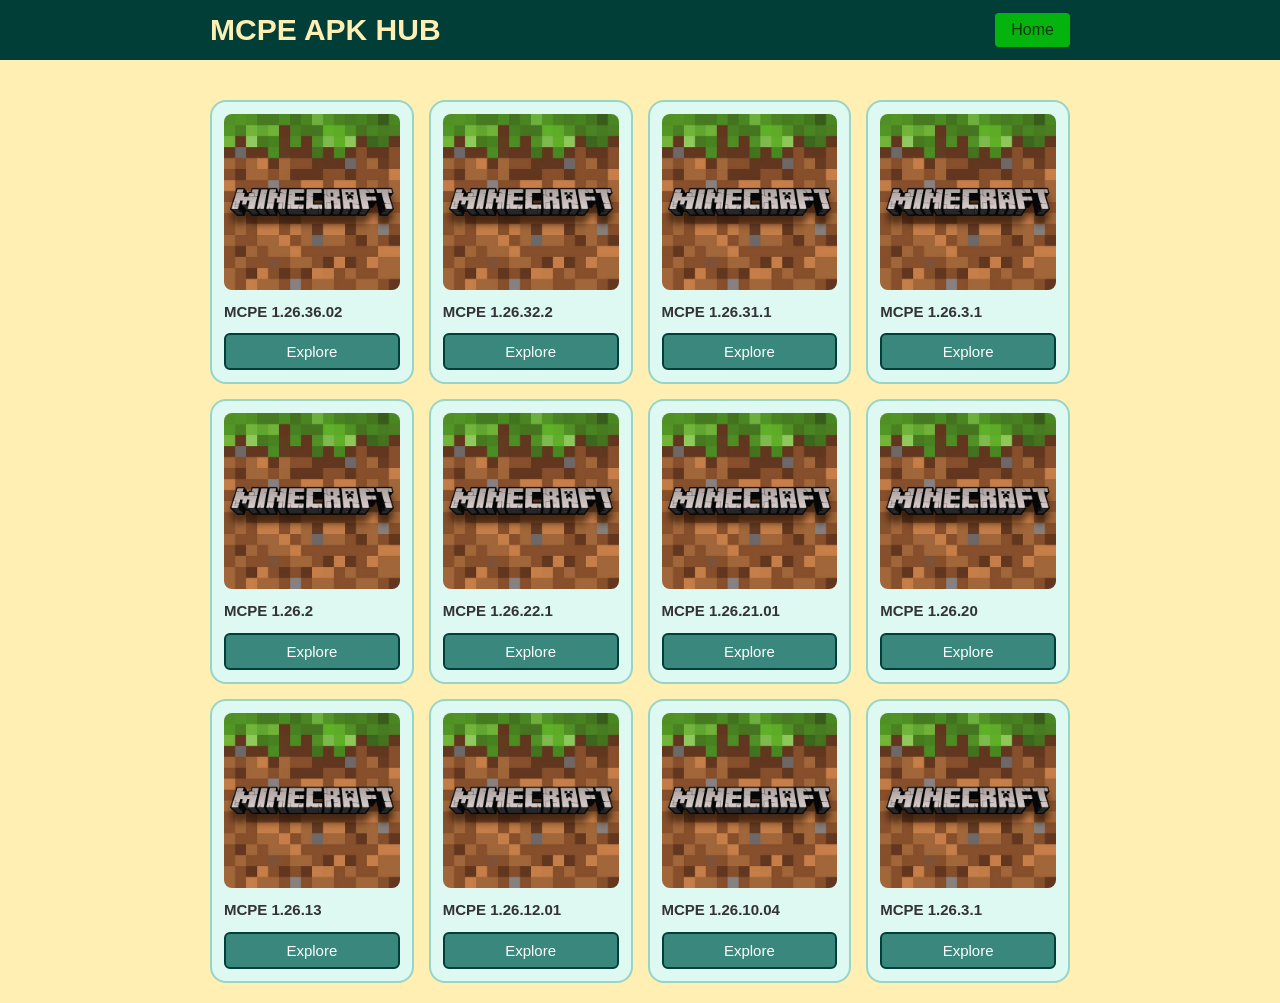
<file: index.html>
<!DOCTYPE html>
<html lang="bn">
<head>
    <meta charset="UTF-8">
    <meta name="viewport" content="width=device-width, initial-scale=1.0">
    <title>Minecraft APK Download</title>
    <style>

        * {
            margin: 0;
            padding: 0;
            box-sizing: border-box;
            font-family: 'Segoe UI', Tahoma, Geneva, Verdana, sans-serif;
        }

        body {
            background-color: #FFEFB3;
            color: #333;
            padding-top: 70px;
        }

        .container {
            max-width: 900px;
            margin: 0 auto;
            padding: 20px;
        }

        .navbar {
            position: fixed;
            top: 0;
            left: 0;
            width: 100%;
            height: 60px;
            background-color: #013E37;
            color: #FFEFB3;
            display: flex;
            justify-content: center;
            align-items: center;
            z-index: 1000;
        }

        .nav-content {
            width: 100%;
            max-width: 900px;
            display: flex;
            justify-content: space-between;
            align-items: center;
            padding: 0 20px;
        }

        .logo {
            font-size: 30px;
            font-weight: bold;
            color: #FFEFB3;
        }

        .nav-btn {
            background-color: #05b30e;
            color: rgb(17, 54, 9);
            text-decoration: none;
            padding: 8px 16px;
            border-radius: 4px;
            font-weight: 500;
        }

        .nav-btn:hover {
            border-radius: 100px;
        }

        .card-grid {
            display: grid;
            grid-template-columns: repeat(4, 1fr);
            gap: 15px;
            margin-top: 10px;
        }

        .card {
            background: #def8f2;
            border-radius: 16px;
            overflow: hidden;
            border: 2px solid rgba(56, 165, 138, 0.425);
            display: flex;
            flex-direction: column;
            padding: 12px;
        }

        .image-1to1 {
            width: 100%;
            position: relative;
            padding-top: 100%;
            background-color: #f0f0f0;
            border-radius: 8px;
            overflow: hidden;
        }

        .image-1to1 img {
            position: absolute;
            top: 0;
            left: 0;
            width: 100%;
            height: 100%;
            object-fit: cover;
        }

        .card-content {
            padding: 12px 0 0 0;
            display: flex;
            flex-direction: column;
            flex-grow: 1;
            justify-content: space-between;
        }

        .card-title {
            font-size: 15px;
            margin-bottom: 12px;
            font-weight: 600;
            line-height: 1.3;
        }

        .explore-btn {
            display: block;
            text-align: center;
            background-color: #026156be;
            border: 2px solid #013E37;
            color: #fcffff;
            text-decoration: none;
            padding: 8px;
            border-radius: 6px;
            font-size: 15px;
        }

        .explore-btn:hover {
            border-radius: 100px;
        }

        @media (max-width: 768px) {
            .card-grid {
                grid-template-columns: repeat(2, 1fr);
                gap: 10px;
            }
        }
    </style>
</head>
<body>

    <nav class="navbar">
        <div class="nav-content">
            <div class="logo">MCPE APK HUB</div>
            <a href="#" class="nav-btn">Home</a>
        </div>
    </nav>

    <main class="container">
        <div class="card-grid">
            
            <div class="card">
                <div class="image-1to1">
                    <img src="images/mcpe1.jpg" alt="1:1 Image">
                </div>
                <div class="card-content">
                    <h3 class="card-title">MCPE 1.26.36.02</h3>
                    <a href="page.html" class="explore-btn">Explore</a>
                </div>
            </div>

            <div class="card">
                <div class="image-1to1">
                    <img src="images/mcpe1.jpg" alt="1:1 Image">
                </div>
                <div class="card-content">
                    <h3 class="card-title">MCPE 1.26.32.2</h3>
                    <a href="page-2.html" class="explore-btn">Explore</a>
                </div>
            </div>

            <div class="card">
                <div class="image-1to1">
                    <img src="images/mcpe1.jpg" alt="1:1 Image">
                </div>
                <div class="card-content">
                    <h3 class="card-title">MCPE 1.26.31.1</h3>
                    <a href="page-3.html" class="explore-btn">Explore</a>
                </div>
            </div>

            <div class="card">
                <div class="image-1to1">
                    <img src="images/mcpe1.jpg" alt="1:1 Image">
                </div>
                <div class="card-content">
                    <h3 class="card-title">MCPE 1.26.3.1</h3>
                    <a href="page-4.html" class="explore-btn">Explore</a>
                </div>
            </div>

            <div class="card">
                <div class="image-1to1">
                    <img src="images/mcpe1.jpg" alt="1:1 Image">
                </div>
                <div class="card-content">
                    <h3 class="card-title">MCPE 1.26.2</h3>
                    <a href="page-5.html" class="explore-btn">Explore</a>
                </div>
            </div>

            <div class="card">
                <div class="image-1to1">
                    <img src="images/mcpe1.jpg" alt="1:1 Image">
                </div>
                <div class="card-content">
                    <h3 class="card-title">MCPE 1.26.22.1</h3>
                    <a href="page-6.html" class="explore-btn">Explore</a>
                </div>
            </div>

            <div class="card">
                <div class="image-1to1">
                    <img src="images/mcpe1.jpg" alt="1:1 Image">
                </div>
                <div class="card-content">
                    <h3 class="card-title">MCPE 1.26.21.01</h3>
                    <a href="page-7.html" class="explore-btn">Explore</a>
                </div>
            </div>

            <div class="card">
                <div class="image-1to1">
                    <img src="images/mcpe1.jpg" alt="1:1 Image">
                </div>
                <div class="card-content">
                    <h3 class="card-title">MCPE 1.26.20</h3>
                    <a href="page-8.html" class="explore-btn">Explore</a>
                </div>
            </div>

            <div class="card">
                <div class="image-1to1">
                    <img src="images/mcpe1.jpg" alt="1:1 Image">
                </div>
                <div class="card-content">
                    <h3 class="card-title">MCPE 1.26.13</h3>
                    <a href="page-9.html" class="explore-btn">Explore</a>
                </div>
            </div>

            <div class="card">
                <div class="image-1to1">
                    <img src="images/mcpe1.jpg" alt="1:1 Image">
                </div>
                <div class="card-content">
                    <h3 class="card-title">MCPE 1.26.12.01</h3>
                    <a href="page-10.html" class="explore-btn">Explore</a>
                </div>
            </div>

            <div class="card">
                <div class="image-1to1">
                    <img src="images/mcpe1.jpg" alt="1:1 Image">
                </div>
                <div class="card-content">
                    <h3 class="card-title">MCPE 1.26.10.04</h3>
                    <a href="page-11.html" class="explore-btn">Explore</a>
                </div>
            </div>

            <div class="card">
                <div class="image-1to1">
                    <img src="images/mcpe1.jpg" alt="1:1 Image">
                </div>
                <div class="card-content">
                    <h3 class="card-title">MCPE 1.26.3.1</h3>
                    <a href="page-12.html" class="explore-btn">Explore</a>
                </div>
            </div>

        </div>
    </main>
</body>
</html>
</file>
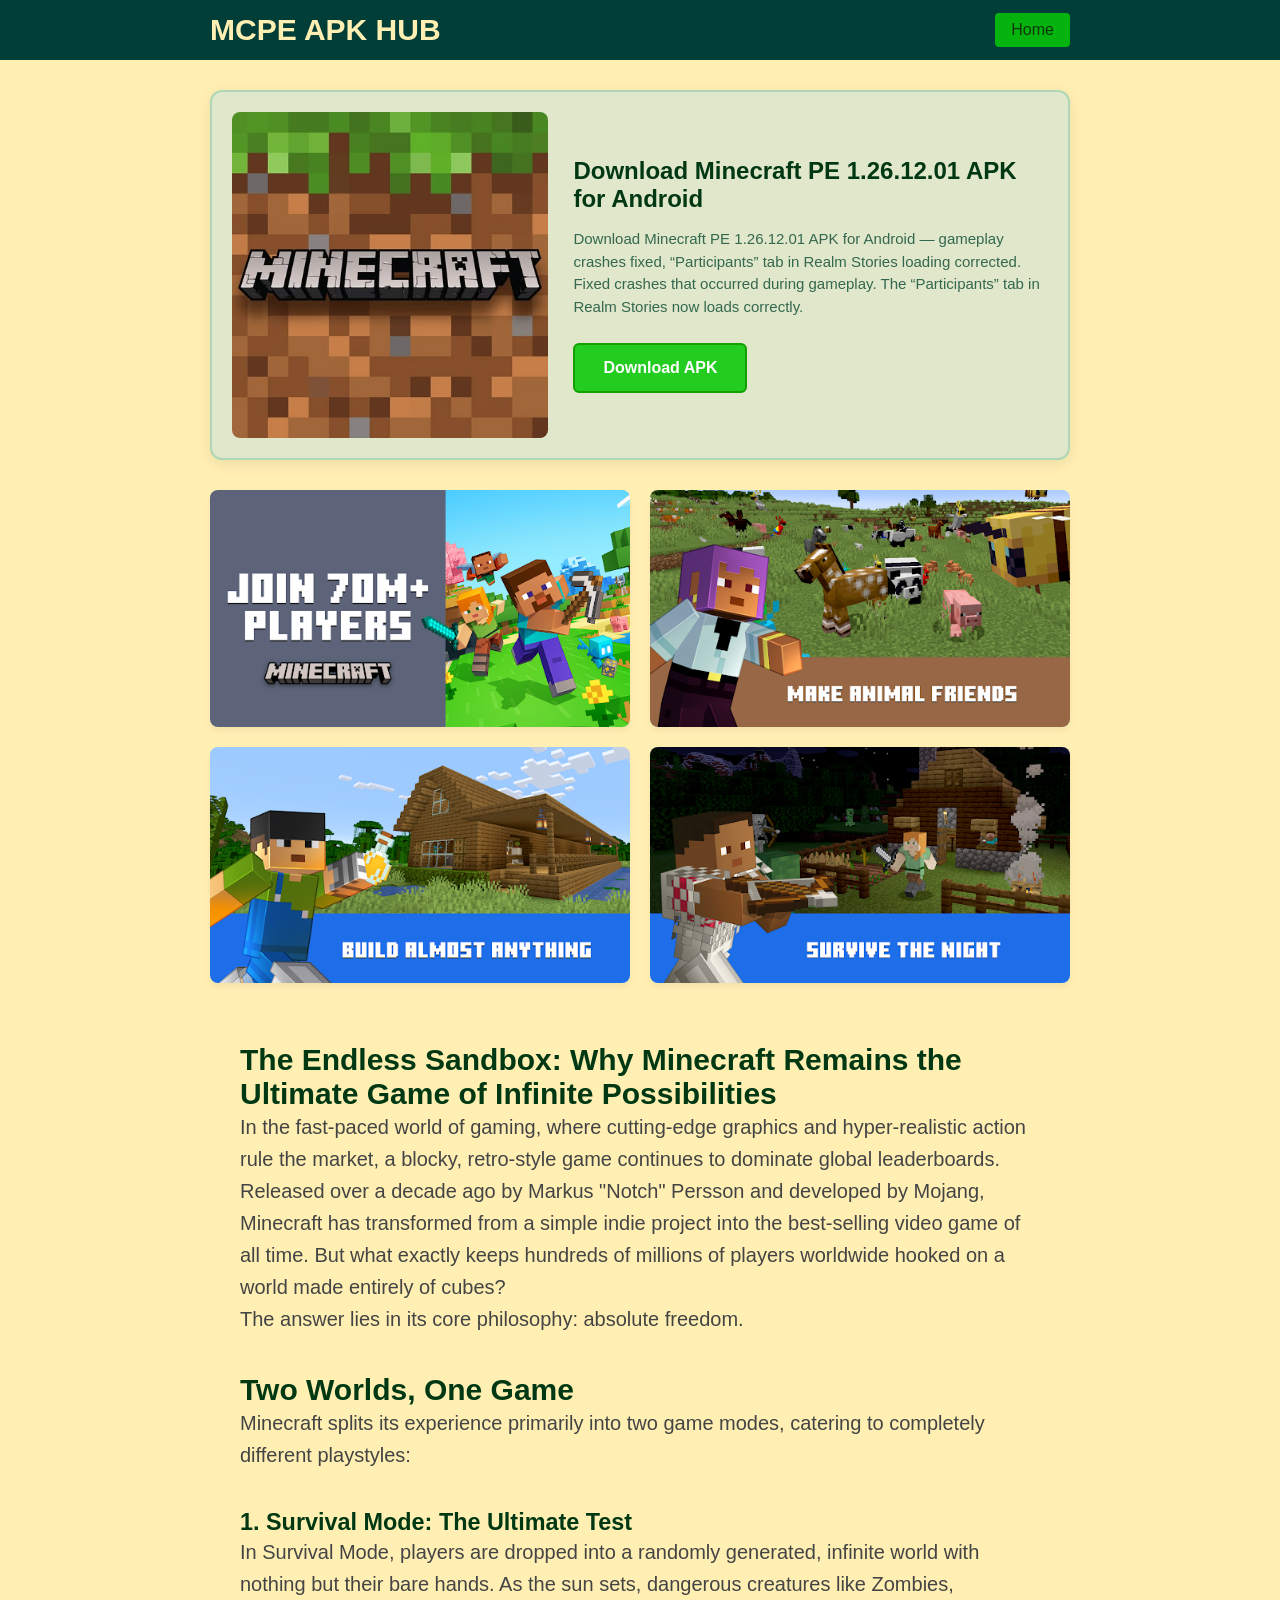
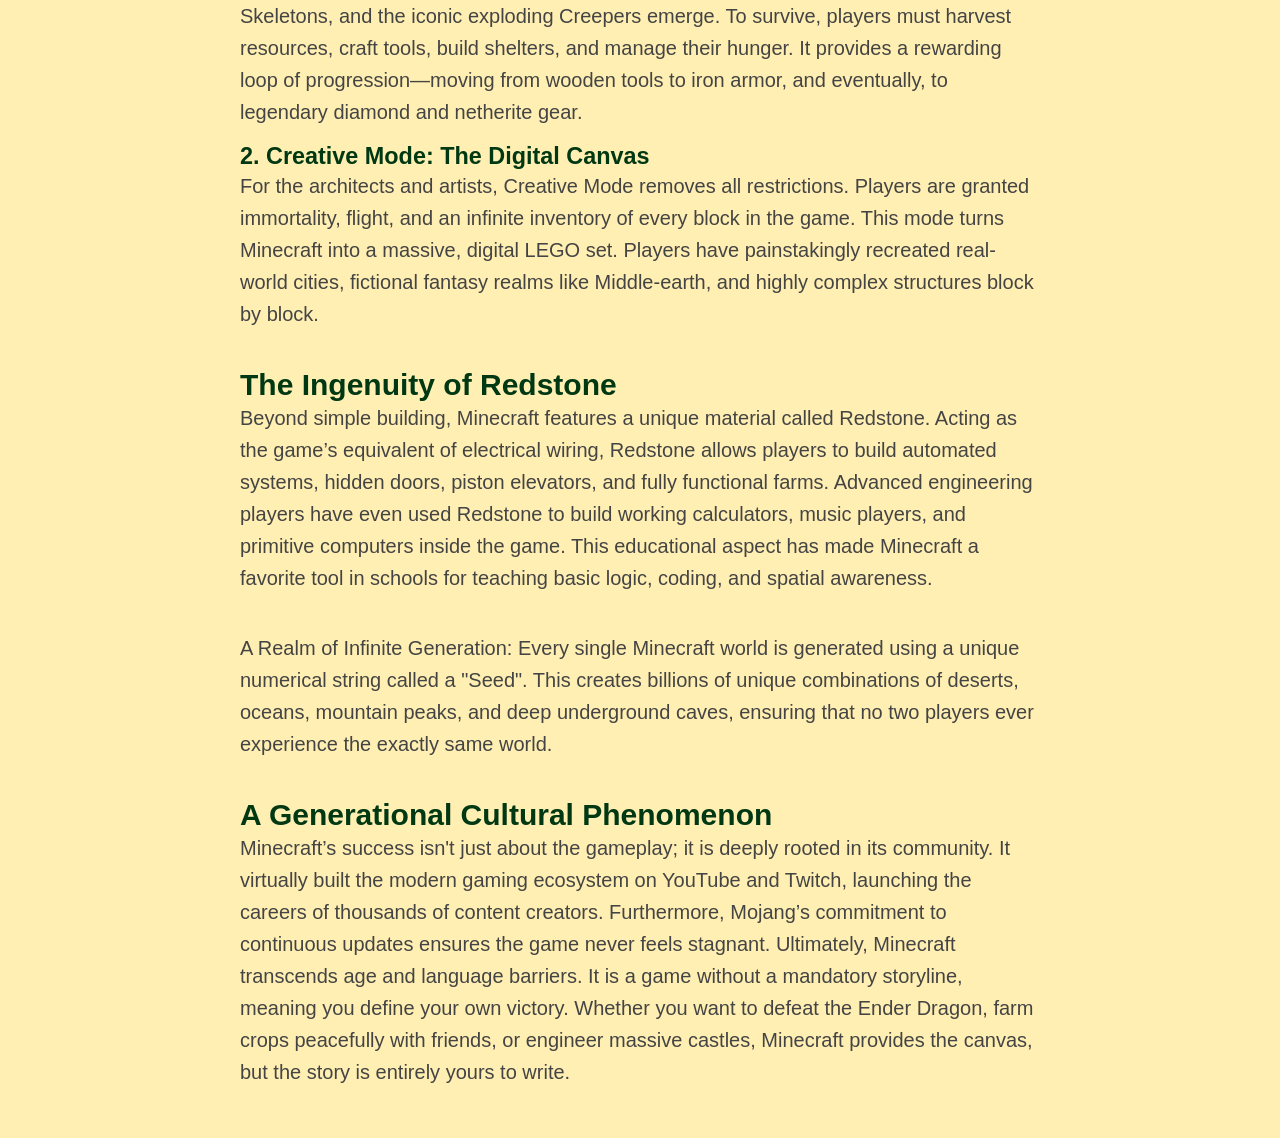
<file: page-10.html>
<!DOCTYPE html>
<html lang="bn">

<head>
    <meta charset="UTF-8">
    <meta name="viewport" content="width=device-width, initial-scale=1.0">
    <title>Minecraft APK Download</title>
    <link rel="stylesheet" href="page.css">
</head>

<body>

    <nav class="navbar">
        <div class="nav-content">
            <div class="logo">MCPE APK HUB</div>
            <a href="index.html" class="nav-btn">Home</a>
        </div>
    </nav>

    <main class="container">

        <div class="big-card">
            <div class="big-card-img">
                <img src="images/mcpe1.jpg" alt="Big 1:1 Image">
            </div>
            <div class="big-card-content">
                <h1 class="big-card-title">Download Minecraft PE 1.26.12.01 APK for Android</h1>
                <p class="big-card-desc">Download Minecraft PE 1.26.12.01 APK for Android — gameplay crashes fixed,
                    “Participants” tab in Realm Stories loading corrected.
                    Fixed crashes that occurred during gameplay.
                    The “Participants” tab in Realm Stories now loads correctly.</p>
                <a href="https://dl.mcpelife.com/minecraft-pe/1-26-12-2/minecraft-1.26.12.2-arm64-v8a.apk"
                    class="download-btn">Download APK</a>
            </div>
        </div>

        <div class="gallery-grid">
            <div class="image-16to9">
                <img src="images/mcpe2.webp" alt="16:9 Image 1">
            </div>
            <div class="image-16to9">
                <img src="images/mcpe3.webp" alt="16:9 Image 2">
            </div>
            <div class="image-16to9">
                <img src="images/mcpe4.webp" alt="16:9 Image 3">
            </div>
            <div class="image-16to9">
                <img src="images/mcpe5.webp" alt="16:9 Image 4">
            </div>
        </div>

        <article class="article-section">
            <h1>The Endless Sandbox: Why Minecraft Remains the Ultimate Game of Infinite Possibilities</h1>
            <p>In the fast-paced world of gaming, where cutting-edge graphics and hyper-realistic action rule the
                market, a blocky, retro-style game continues to dominate global leaderboards. Released over a decade ago
                by Markus "Notch" Persson and developed by Mojang, Minecraft has transformed from a simple indie project
                into the best-selling video game of all time. But what exactly keeps hundreds of millions of players
                worldwide hooked on a world made entirely of cubes?<br>
                The answer lies in its core philosophy: absolute freedom.</p><br>
            <h2>Two Worlds, One Game</h2>
            <p>Minecraft splits its experience primarily into two game modes, catering to completely different
                playstyles:</p><br>
            <h3>1. Survival Mode: The Ultimate Test</h3>
            <p>In Survival Mode, players are dropped into a randomly generated, infinite world with nothing but their
                bare hands. As the sun sets, dangerous creatures like Zombies, Skeletons, and the iconic exploding
                Creepers emerge. To survive, players must harvest resources, craft tools, build shelters, and manage
                their hunger. It provides a rewarding loop of progression—moving from wooden tools to iron armor, and
                eventually, to legendary diamond and netherite gear.</p>
            <h3>2. Creative Mode: The Digital Canvas</h3>
            <p>For the architects and artists, Creative Mode removes all restrictions. Players are granted immortality,
                flight, and an infinite inventory of every block in the game. This mode turns Minecraft into a massive,
                digital LEGO set. Players have painstakingly recreated real-world cities, fictional fantasy realms like
                Middle-earth, and highly complex structures block by block.</p><br>
            <h2>The Ingenuity of Redstone</h2>
            <p>Beyond simple building, Minecraft features a unique material called Redstone. Acting as the game’s
                equivalent of electrical wiring, Redstone allows players to build automated systems, hidden doors,
                piston elevators, and fully functional farms. Advanced engineering players have even used Redstone to
                build working calculators, music players, and primitive computers inside the game. This educational
                aspect has made Minecraft a favorite tool in schools for teaching basic logic, coding, and spatial
                awareness.</p><br>
            <p>A Realm of Infinite Generation: Every single Minecraft world is generated using a unique numerical string
                called a "Seed". This creates billions of unique combinations of deserts, oceans, mountain peaks, and
                deep underground caves, ensuring that no two players ever experience the exactly same world.</p><br>
            <h2>A Generational Cultural Phenomenon</h2>
            <p>Minecraft’s success isn't just about the gameplay; it is deeply rooted in its community. It virtually
                built the modern gaming ecosystem on YouTube and Twitch, launching the careers of thousands of content
                creators. Furthermore, Mojang’s commitment to continuous updates ensures the game never feels stagnant.

                Ultimately, Minecraft transcends age and language barriers. It is a game without a mandatory storyline,
                meaning you define your own victory. Whether you want to defeat the Ender Dragon, farm crops peacefully
                with friends, or engineer massive castles, Minecraft provides the canvas, but the story is entirely
                yours to write.</p>
        </article>

    </main>

</body>

</html>
</file>
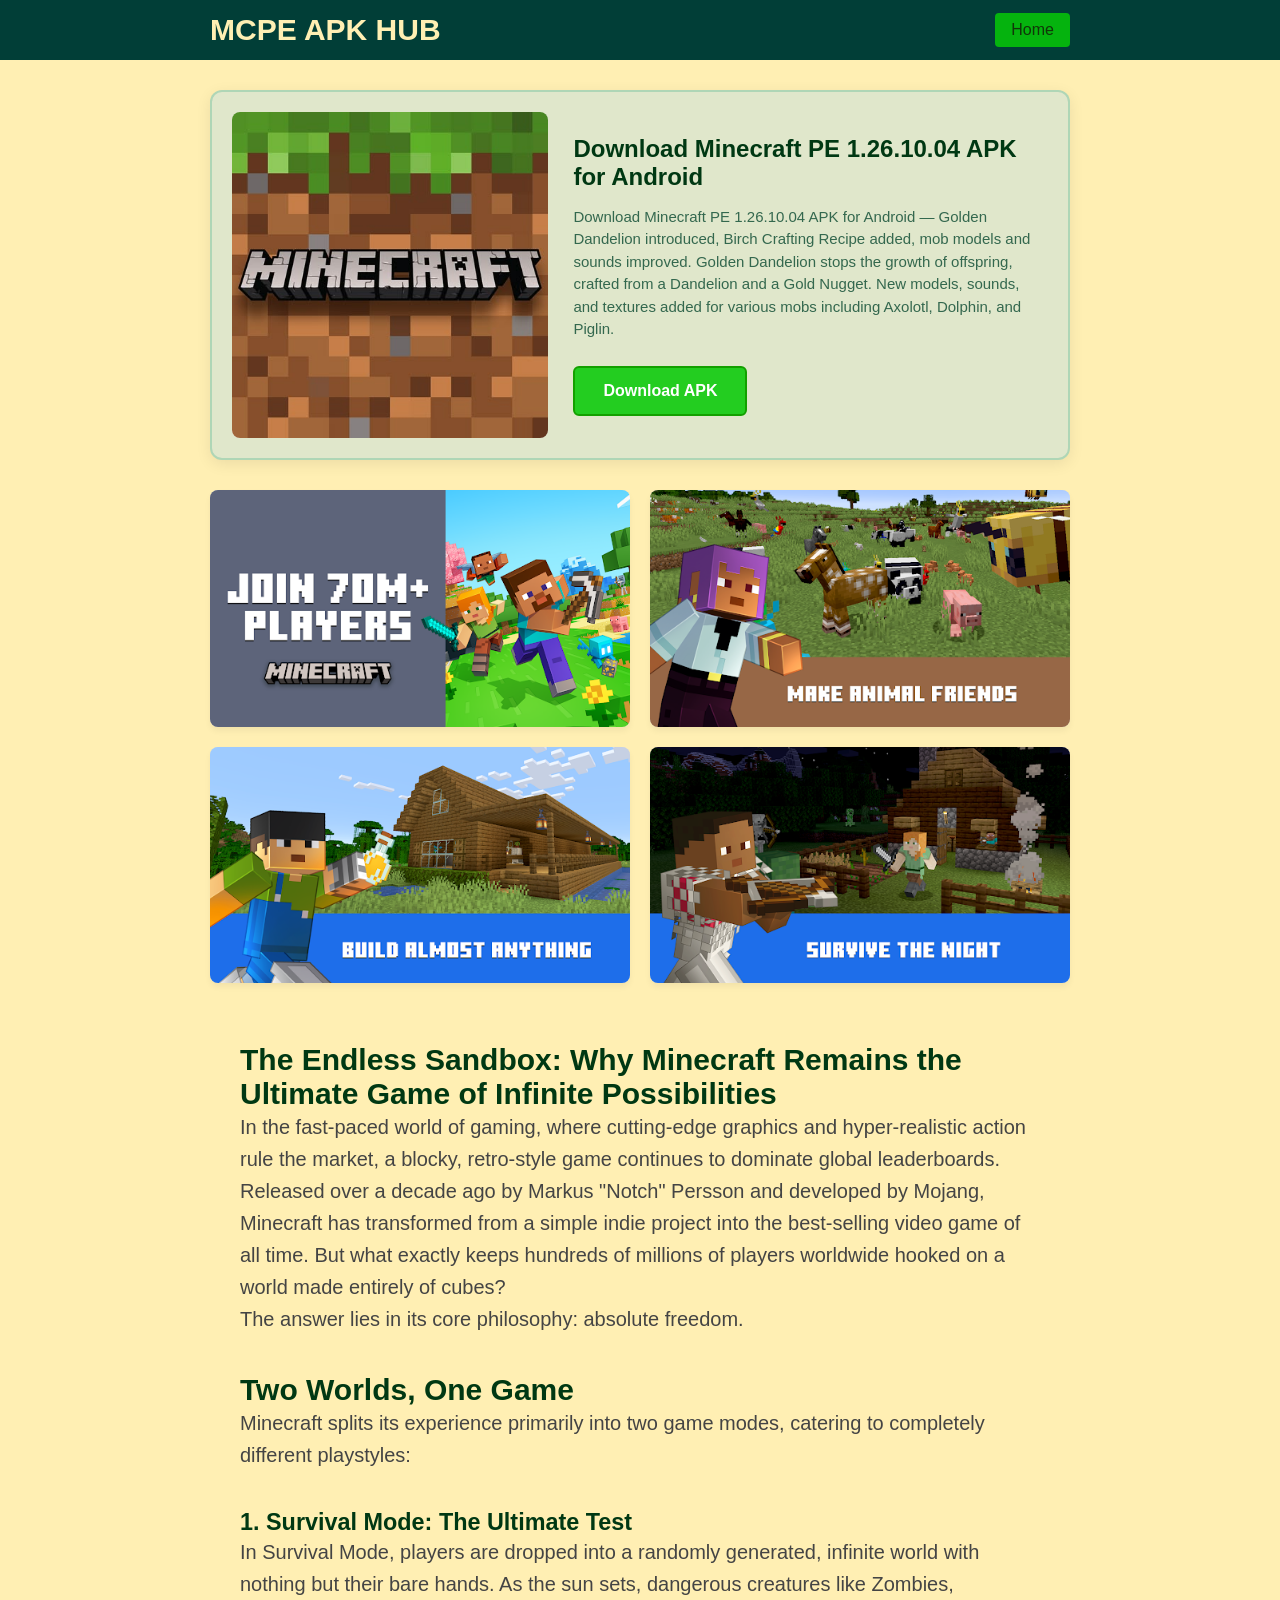
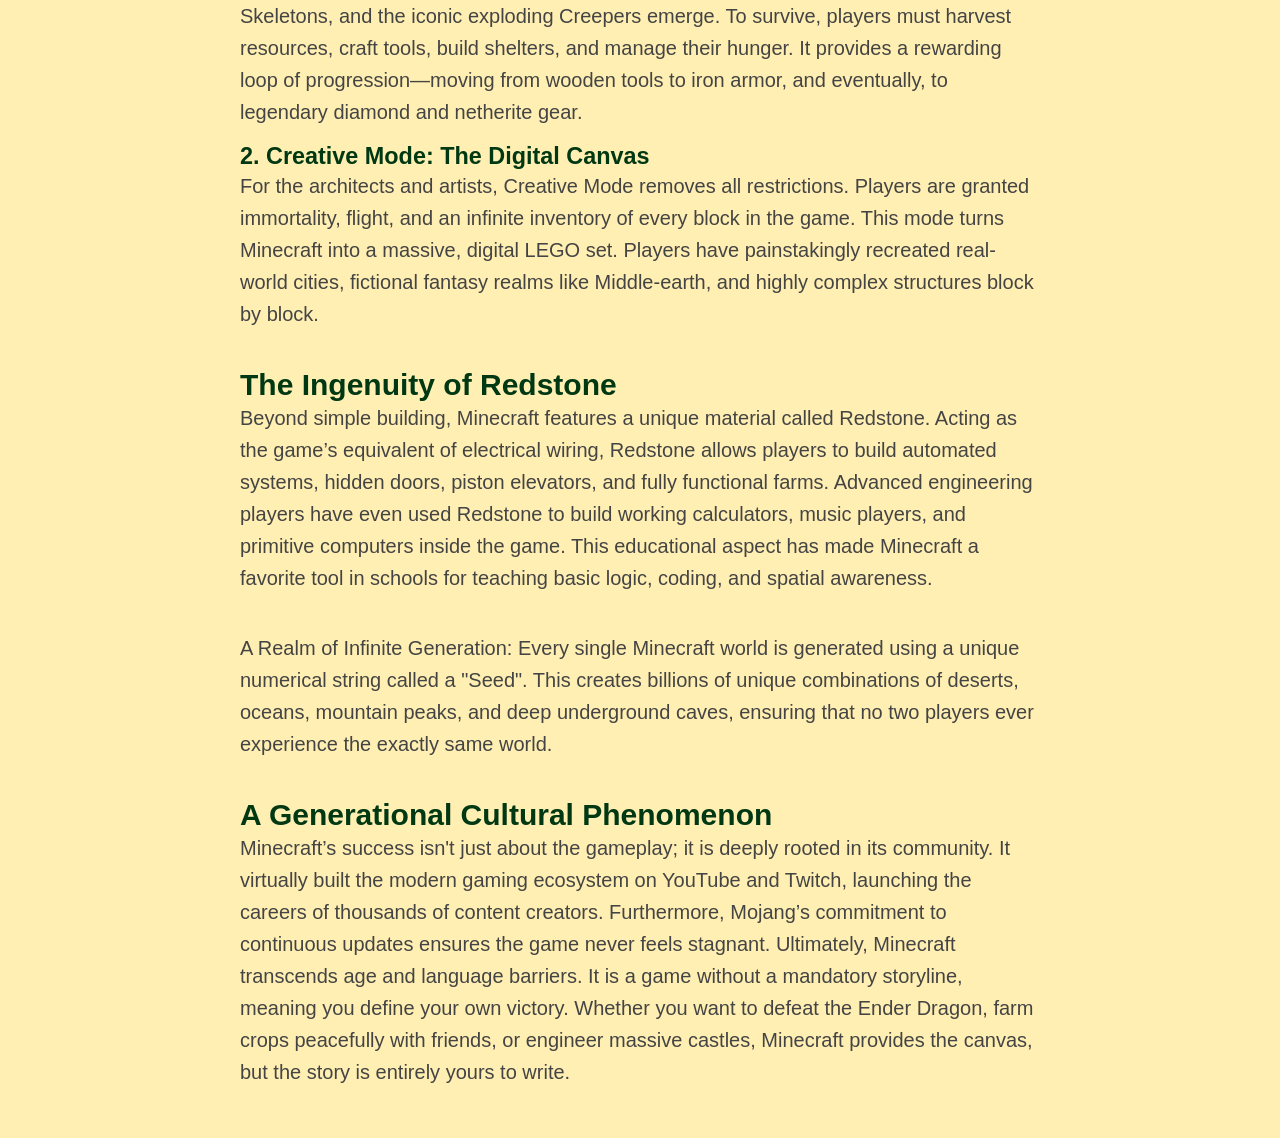
<file: page-11.html>
<!DOCTYPE html>
<html lang="bn">

<head>
    <meta charset="UTF-8">
    <meta name="viewport" content="width=device-width, initial-scale=1.0">
    <title>Minecraft APK Download</title>
    <link rel="stylesheet" href="page.css">
</head>

<body>

    <nav class="navbar">
        <div class="nav-content">
            <div class="logo">MCPE APK HUB</div>
            <a href="index.html" class="nav-btn">Home</a>
        </div>
    </nav>

    <main class="container">

        <div class="big-card">
            <div class="big-card-img">
                <img src="images/mcpe1.jpg" alt="Big 1:1 Image">
            </div>
            <div class="big-card-content">
                <h1 class="big-card-title">Download Minecraft PE 1.26.10.04 APK for Android</h1>
                <p class="big-card-desc">Download Minecraft PE 1.26.10.04 APK for Android — Golden Dandelion introduced,
                    Birch Crafting Recipe added, mob models and sounds improved.
                    Golden Dandelion stops the growth of offspring, crafted from a Dandelion and a Gold Nugget.
                    New models, sounds, and textures added for various mobs including Axolotl, Dolphin, and Piglin.
                </p>
                <a href="https://dl.mcpelife.com/minecraft-pe/1-26-10-4/minecraft-1.26.10.4-arm64-v8a.apk"
                    class="download-btn">Download APK</a>
            </div>
        </div>

        <div class="gallery-grid">
            <div class="image-16to9">
                <img src="images/mcpe2.webp" alt="16:9 Image 1">
            </div>
            <div class="image-16to9">
                <img src="images/mcpe3.webp" alt="16:9 Image 2">
            </div>
            <div class="image-16to9">
                <img src="images/mcpe4.webp" alt="16:9 Image 3">
            </div>
            <div class="image-16to9">
                <img src="images/mcpe5.webp" alt="16:9 Image 4">
            </div>
        </div>

        <article class="article-section">
            <h1>The Endless Sandbox: Why Minecraft Remains the Ultimate Game of Infinite Possibilities</h1>
            <p>In the fast-paced world of gaming, where cutting-edge graphics and hyper-realistic action rule the
                market, a blocky, retro-style game continues to dominate global leaderboards. Released over a decade ago
                by Markus "Notch" Persson and developed by Mojang, Minecraft has transformed from a simple indie project
                into the best-selling video game of all time. But what exactly keeps hundreds of millions of players
                worldwide hooked on a world made entirely of cubes?<br>
                The answer lies in its core philosophy: absolute freedom.</p><br>
            <h2>Two Worlds, One Game</h2>
            <p>Minecraft splits its experience primarily into two game modes, catering to completely different
                playstyles:</p><br>
            <h3>1. Survival Mode: The Ultimate Test</h3>
            <p>In Survival Mode, players are dropped into a randomly generated, infinite world with nothing but their
                bare hands. As the sun sets, dangerous creatures like Zombies, Skeletons, and the iconic exploding
                Creepers emerge. To survive, players must harvest resources, craft tools, build shelters, and manage
                their hunger. It provides a rewarding loop of progression—moving from wooden tools to iron armor, and
                eventually, to legendary diamond and netherite gear.</p>
            <h3>2. Creative Mode: The Digital Canvas</h3>
            <p>For the architects and artists, Creative Mode removes all restrictions. Players are granted immortality,
                flight, and an infinite inventory of every block in the game. This mode turns Minecraft into a massive,
                digital LEGO set. Players have painstakingly recreated real-world cities, fictional fantasy realms like
                Middle-earth, and highly complex structures block by block.</p><br>
            <h2>The Ingenuity of Redstone</h2>
            <p>Beyond simple building, Minecraft features a unique material called Redstone. Acting as the game’s
                equivalent of electrical wiring, Redstone allows players to build automated systems, hidden doors,
                piston elevators, and fully functional farms. Advanced engineering players have even used Redstone to
                build working calculators, music players, and primitive computers inside the game. This educational
                aspect has made Minecraft a favorite tool in schools for teaching basic logic, coding, and spatial
                awareness.</p><br>
            <p>A Realm of Infinite Generation: Every single Minecraft world is generated using a unique numerical string
                called a "Seed". This creates billions of unique combinations of deserts, oceans, mountain peaks, and
                deep underground caves, ensuring that no two players ever experience the exactly same world.</p><br>
            <h2>A Generational Cultural Phenomenon</h2>
            <p>Minecraft’s success isn't just about the gameplay; it is deeply rooted in its community. It virtually
                built the modern gaming ecosystem on YouTube and Twitch, launching the careers of thousands of content
                creators. Furthermore, Mojang’s commitment to continuous updates ensures the game never feels stagnant.

                Ultimately, Minecraft transcends age and language barriers. It is a game without a mandatory storyline,
                meaning you define your own victory. Whether you want to defeat the Ender Dragon, farm crops peacefully
                with friends, or engineer massive castles, Minecraft provides the canvas, but the story is entirely
                yours to write.</p>
        </article>

    </main>

</body>

</html>
</file>
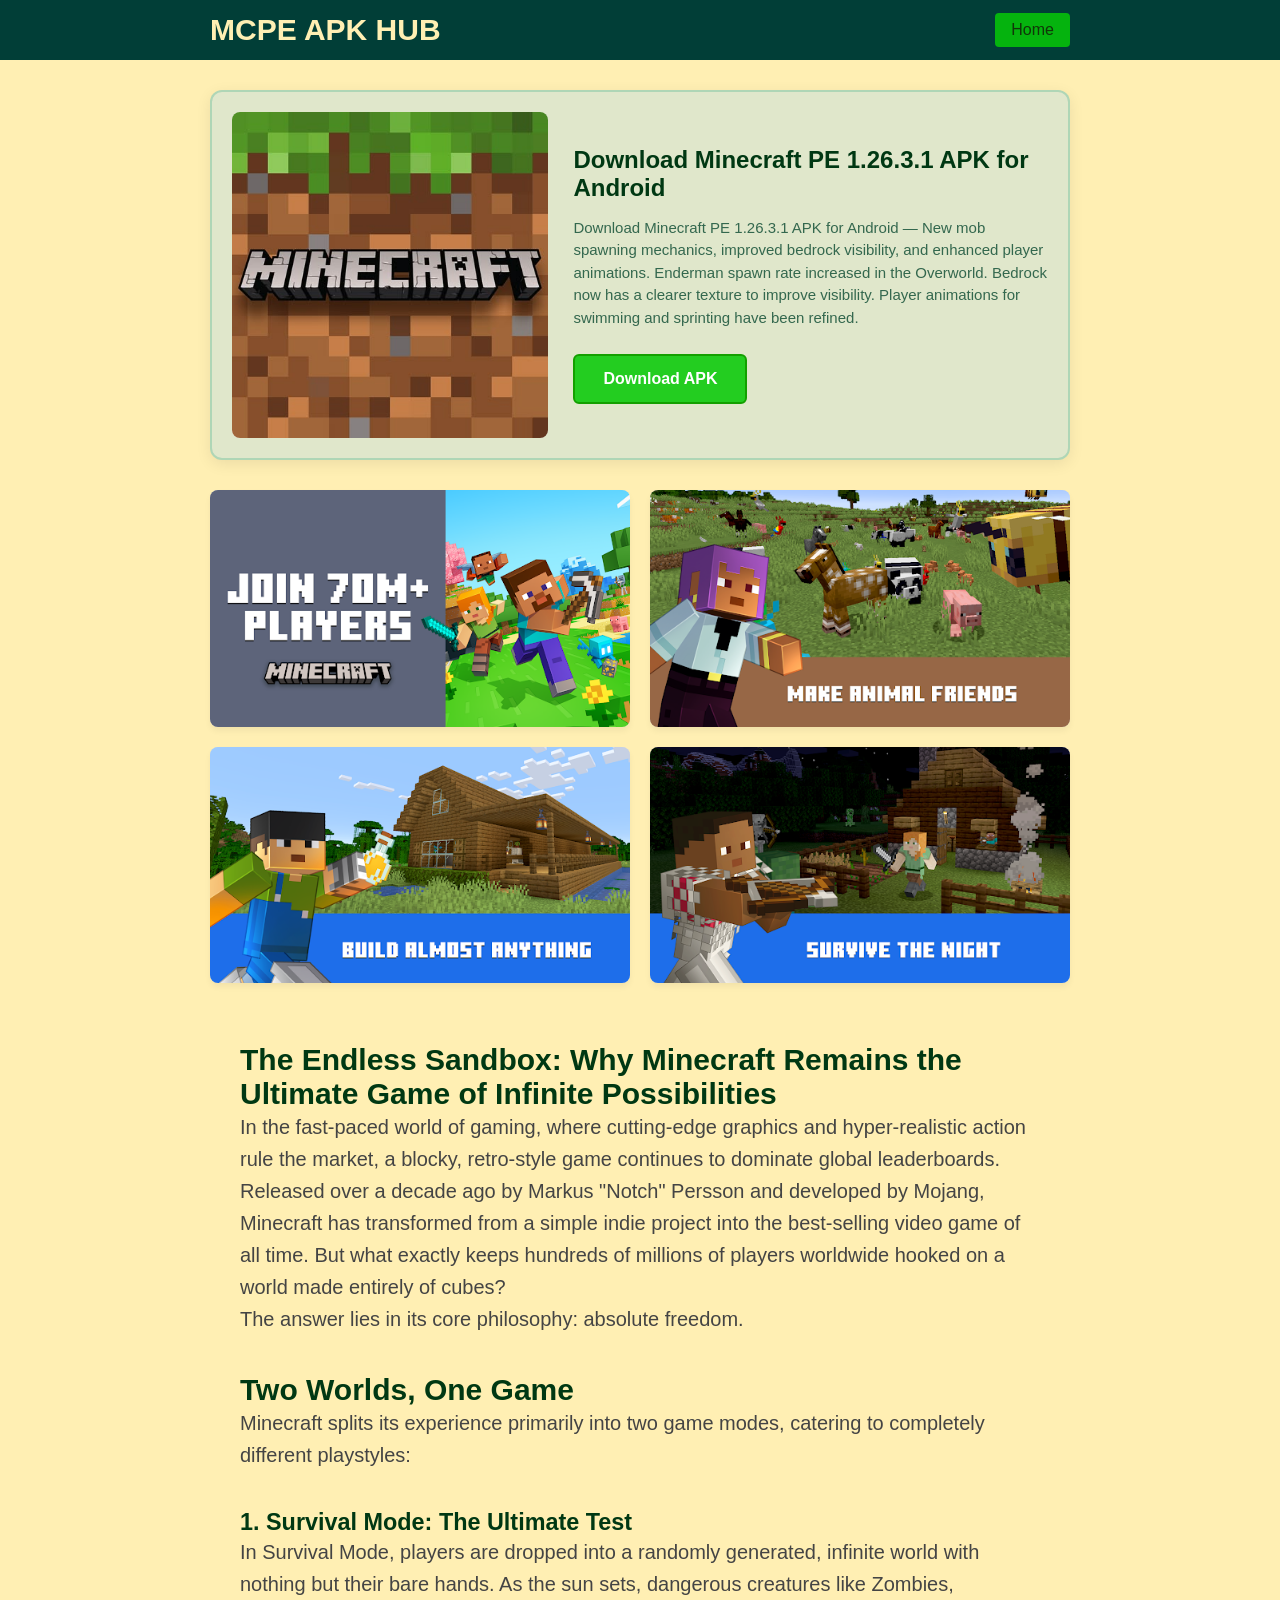
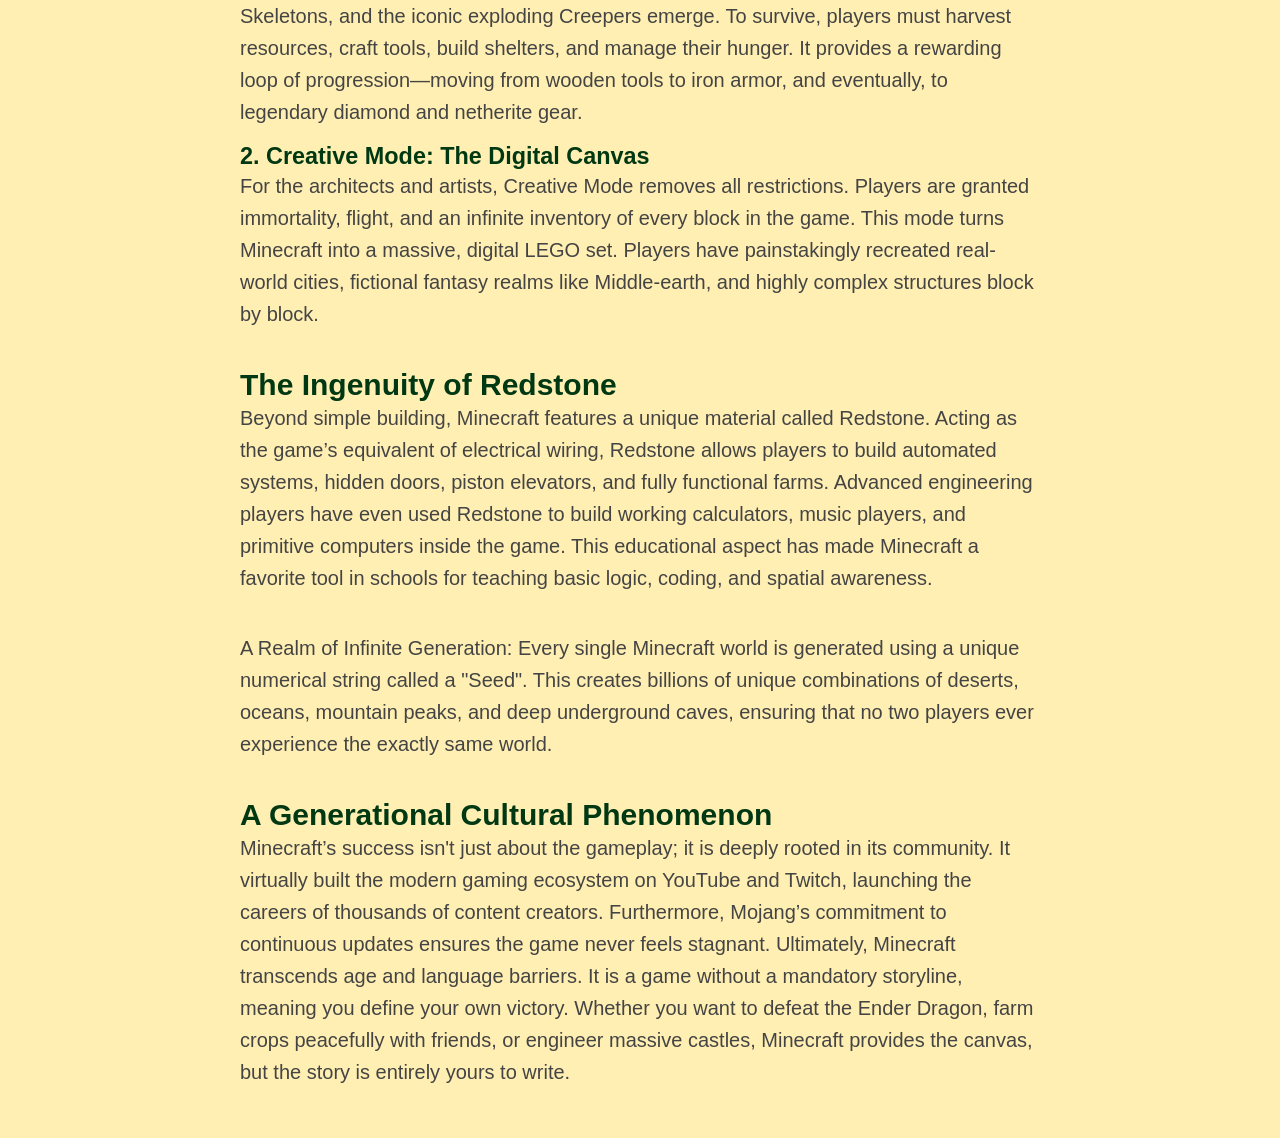
<file: page-12.html>
<!DOCTYPE html>
<html lang="bn">

<head>
    <meta charset="UTF-8">
    <meta name="viewport" content="width=device-width, initial-scale=1.0">
    <title>Minecraft APK Download</title>
    <link rel="stylesheet" href="page.css">
</head>

<body>

    <nav class="navbar">
        <div class="nav-content">
            <div class="logo">MCPE APK HUB</div>
            <a href="index.html" class="nav-btn">Home</a>
        </div>
    </nav>

    <main class="container">

        <div class="big-card">
            <div class="big-card-img">
                <img src="images/mcpe1.jpg" alt="Big 1:1 Image">
            </div>
            <div class="big-card-content">
                <h1 class="big-card-title">Download Minecraft PE 1.26.3.1 APK for Android</h1>
                <p class="big-card-desc">Download Minecraft PE 1.26.3.1 APK for Android — New mob spawning mechanics,
                    improved bedrock visibility, and enhanced player animations.
                    Enderman spawn rate increased in the Overworld.
                    Bedrock now has a clearer texture to improve visibility.
                    Player animations for swimming and sprinting have been refined.</p>
                <a href="https://dl.mcpelife.com/minecraft-pe/1-26-3-1/minecraft-1.26.3.1-arm64-v8a.apk"
                    class="download-btn">Download APK</a>
            </div>
        </div>

        <div class="gallery-grid">
            <div class="image-16to9">
                <img src="images/mcpe2.webp" alt="16:9 Image 1">
            </div>
            <div class="image-16to9">
                <img src="images/mcpe3.webp" alt="16:9 Image 2">
            </div>
            <div class="image-16to9">
                <img src="images/mcpe4.webp" alt="16:9 Image 3">
            </div>
            <div class="image-16to9">
                <img src="images/mcpe5.webp" alt="16:9 Image 4">
            </div>
        </div>

        <article class="article-section">
            <h1>The Endless Sandbox: Why Minecraft Remains the Ultimate Game of Infinite Possibilities</h1>
            <p>In the fast-paced world of gaming, where cutting-edge graphics and hyper-realistic action rule the
                market, a blocky, retro-style game continues to dominate global leaderboards. Released over a decade ago
                by Markus "Notch" Persson and developed by Mojang, Minecraft has transformed from a simple indie project
                into the best-selling video game of all time. But what exactly keeps hundreds of millions of players
                worldwide hooked on a world made entirely of cubes?<br>
                The answer lies in its core philosophy: absolute freedom.</p><br>
            <h2>Two Worlds, One Game</h2>
            <p>Minecraft splits its experience primarily into two game modes, catering to completely different
                playstyles:</p><br>
            <h3>1. Survival Mode: The Ultimate Test</h3>
            <p>In Survival Mode, players are dropped into a randomly generated, infinite world with nothing but their
                bare hands. As the sun sets, dangerous creatures like Zombies, Skeletons, and the iconic exploding
                Creepers emerge. To survive, players must harvest resources, craft tools, build shelters, and manage
                their hunger. It provides a rewarding loop of progression—moving from wooden tools to iron armor, and
                eventually, to legendary diamond and netherite gear.</p>
            <h3>2. Creative Mode: The Digital Canvas</h3>
            <p>For the architects and artists, Creative Mode removes all restrictions. Players are granted immortality,
                flight, and an infinite inventory of every block in the game. This mode turns Minecraft into a massive,
                digital LEGO set. Players have painstakingly recreated real-world cities, fictional fantasy realms like
                Middle-earth, and highly complex structures block by block.</p><br>
            <h2>The Ingenuity of Redstone</h2>
            <p>Beyond simple building, Minecraft features a unique material called Redstone. Acting as the game’s
                equivalent of electrical wiring, Redstone allows players to build automated systems, hidden doors,
                piston elevators, and fully functional farms. Advanced engineering players have even used Redstone to
                build working calculators, music players, and primitive computers inside the game. This educational
                aspect has made Minecraft a favorite tool in schools for teaching basic logic, coding, and spatial
                awareness.</p><br>
            <p>A Realm of Infinite Generation: Every single Minecraft world is generated using a unique numerical string
                called a "Seed". This creates billions of unique combinations of deserts, oceans, mountain peaks, and
                deep underground caves, ensuring that no two players ever experience the exactly same world.</p><br>
            <h2>A Generational Cultural Phenomenon</h2>
            <p>Minecraft’s success isn't just about the gameplay; it is deeply rooted in its community. It virtually
                built the modern gaming ecosystem on YouTube and Twitch, launching the careers of thousands of content
                creators. Furthermore, Mojang’s commitment to continuous updates ensures the game never feels stagnant.

                Ultimately, Minecraft transcends age and language barriers. It is a game without a mandatory storyline,
                meaning you define your own victory. Whether you want to defeat the Ender Dragon, farm crops peacefully
                with friends, or engineer massive castles, Minecraft provides the canvas, but the story is entirely
                yours to write.</p>
        </article>

    </main>

</body>

</html>
</file>
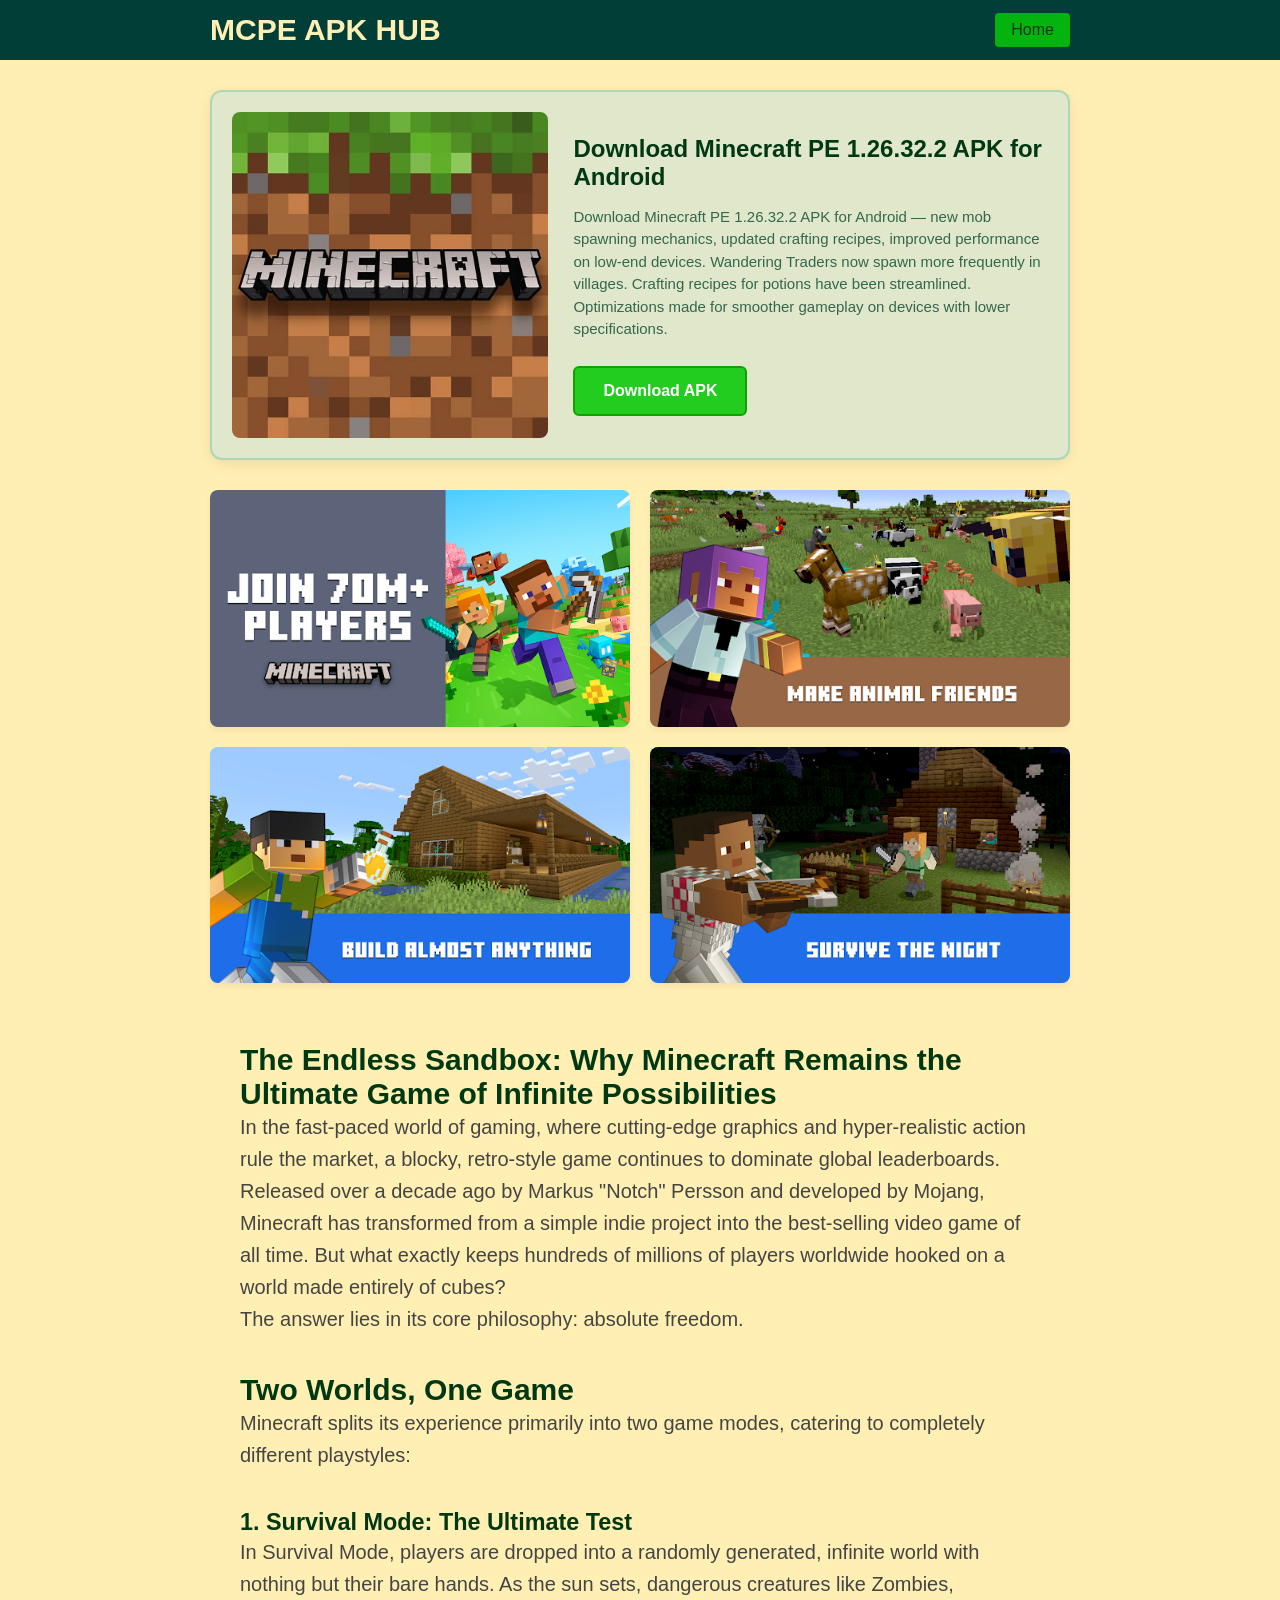
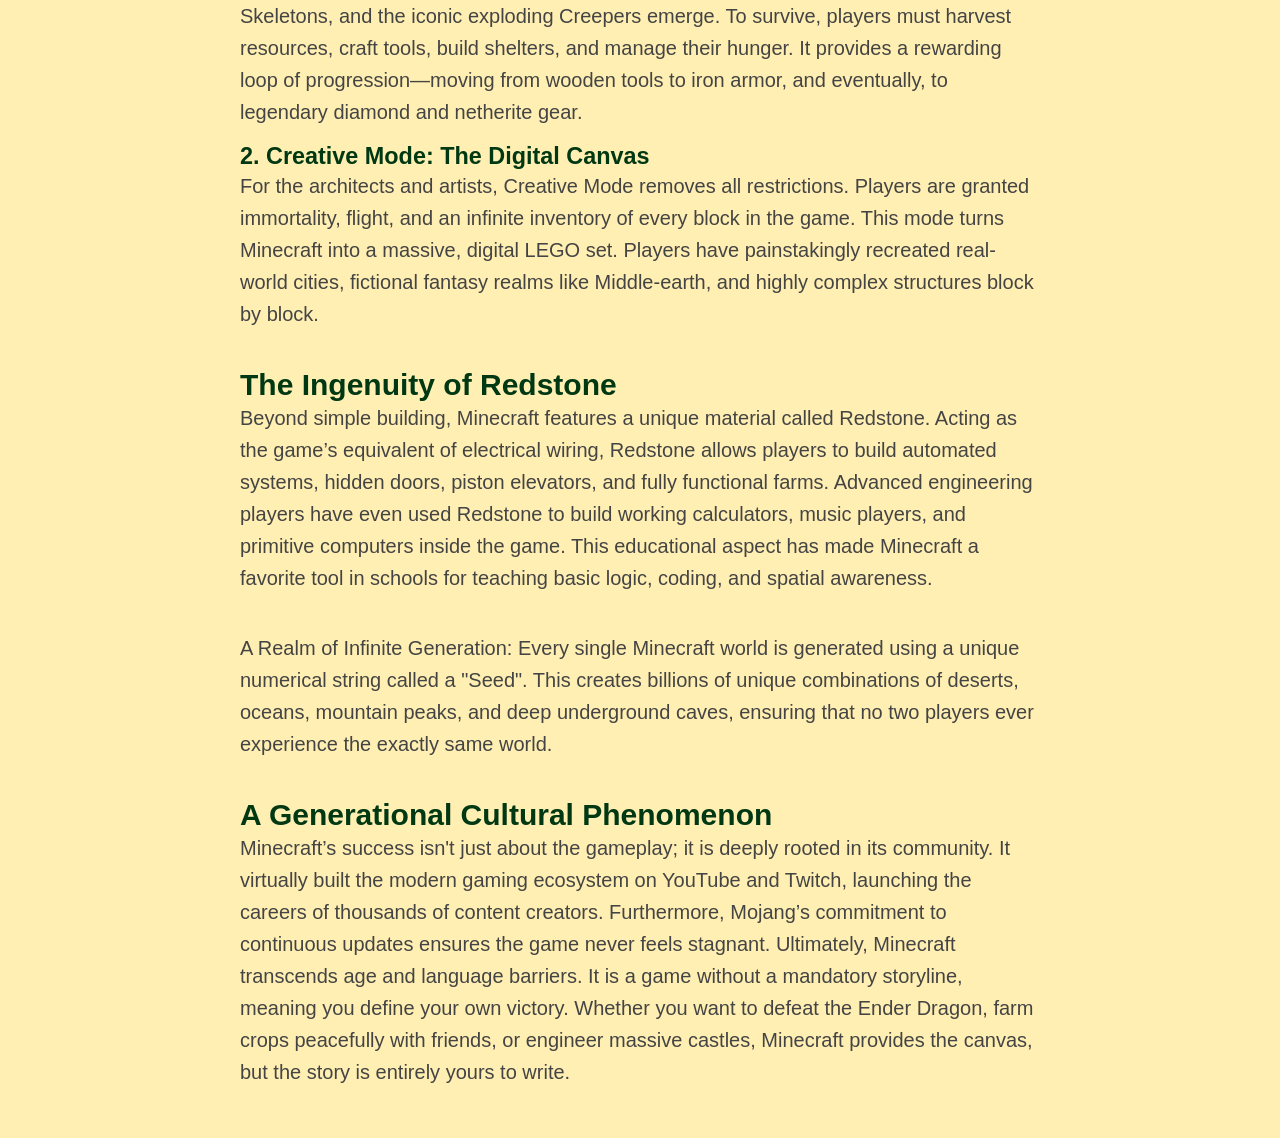
<file: page-2.html>
<!DOCTYPE html>
<html lang="bn">

<head>
    <meta charset="UTF-8">
    <meta name="viewport" content="width=device-width, initial-scale=1.0">
    <title>Minecraft APK Download</title>
    <link rel="stylesheet" href="page.css">
</head>

<body>

    <nav class="navbar">
        <div class="nav-content">
            <div class="logo">MCPE APK HUB</div>
            <a href="index.html" class="nav-btn">Home</a>
        </div>
    </nav>

    <main class="container">

        <div class="big-card">
            <div class="big-card-img">
                <img src="images/mcpe1.jpg" alt="Big 1:1 Image">
            </div>
            <div class="big-card-content">
                <h1 class="big-card-title">Download Minecraft PE 1.26.32.2 APK for Android</h1>
                <p class="big-card-desc">Download Minecraft PE 1.26.32.2 APK for Android — new mob spawning mechanics,
                    updated crafting recipes, improved performance on low-end devices.
                    Wandering Traders now spawn more frequently in villages.
                    Crafting recipes for potions have been streamlined.
                    Optimizations made for smoother gameplay on devices with lower specifications.</p>
                <a href="https://dl.mcpelife.com/minecraft-pe/1-26-32-2/minecraft-1.26.32.2-arm64-v8a.apk"
                    class="download-btn">Download APK</a>
            </div>
        </div>

        <div class="gallery-grid">
            <div class="image-16to9">
                <img src="images/mcpe2.webp" alt="16:9 Image 1">
            </div>
            <div class="image-16to9">
                <img src="images/mcpe3.webp" alt="16:9 Image 2">
            </div>
            <div class="image-16to9">
                <img src="images/mcpe4.webp" alt="16:9 Image 3">
            </div>
            <div class="image-16to9">
                <img src="images/mcpe5.webp" alt="16:9 Image 4">
            </div>
        </div>

        <article class="article-section">
            <h1>The Endless Sandbox: Why Minecraft Remains the Ultimate Game of Infinite Possibilities</h1>
            <p>In the fast-paced world of gaming, where cutting-edge graphics and hyper-realistic action rule the
                market, a blocky, retro-style game continues to dominate global leaderboards. Released over a decade ago
                by Markus "Notch" Persson and developed by Mojang, Minecraft has transformed from a simple indie project
                into the best-selling video game of all time. But what exactly keeps hundreds of millions of players
                worldwide hooked on a world made entirely of cubes?<br>
                The answer lies in its core philosophy: absolute freedom.</p><br>
            <h2>Two Worlds, One Game</h2>
            <p>Minecraft splits its experience primarily into two game modes, catering to completely different
                playstyles:</p><br>
            <h3>1. Survival Mode: The Ultimate Test</h3>
            <p>In Survival Mode, players are dropped into a randomly generated, infinite world with nothing but their
                bare hands. As the sun sets, dangerous creatures like Zombies, Skeletons, and the iconic exploding
                Creepers emerge. To survive, players must harvest resources, craft tools, build shelters, and manage
                their hunger. It provides a rewarding loop of progression—moving from wooden tools to iron armor, and
                eventually, to legendary diamond and netherite gear.</p>
            <h3>2. Creative Mode: The Digital Canvas</h3>
            <p>For the architects and artists, Creative Mode removes all restrictions. Players are granted immortality,
                flight, and an infinite inventory of every block in the game. This mode turns Minecraft into a massive,
                digital LEGO set. Players have painstakingly recreated real-world cities, fictional fantasy realms like
                Middle-earth, and highly complex structures block by block.</p><br>
            <h2>The Ingenuity of Redstone</h2>
            <p>Beyond simple building, Minecraft features a unique material called Redstone. Acting as the game’s
                equivalent of electrical wiring, Redstone allows players to build automated systems, hidden doors,
                piston elevators, and fully functional farms. Advanced engineering players have even used Redstone to
                build working calculators, music players, and primitive computers inside the game. This educational
                aspect has made Minecraft a favorite tool in schools for teaching basic logic, coding, and spatial
                awareness.</p><br>
            <p>A Realm of Infinite Generation: Every single Minecraft world is generated using a unique numerical string
                called a "Seed". This creates billions of unique combinations of deserts, oceans, mountain peaks, and
                deep underground caves, ensuring that no two players ever experience the exactly same world.</p><br>
            <h2>A Generational Cultural Phenomenon</h2>
            <p>Minecraft’s success isn't just about the gameplay; it is deeply rooted in its community. It virtually
                built the modern gaming ecosystem on YouTube and Twitch, launching the careers of thousands of content
                creators. Furthermore, Mojang’s commitment to continuous updates ensures the game never feels stagnant.

                Ultimately, Minecraft transcends age and language barriers. It is a game without a mandatory storyline,
                meaning you define your own victory. Whether you want to defeat the Ender Dragon, farm crops peacefully
                with friends, or engineer massive castles, Minecraft provides the canvas, but the story is entirely
                yours to write.</p>
        </article>

    </main>

</body>

</html>
</file>
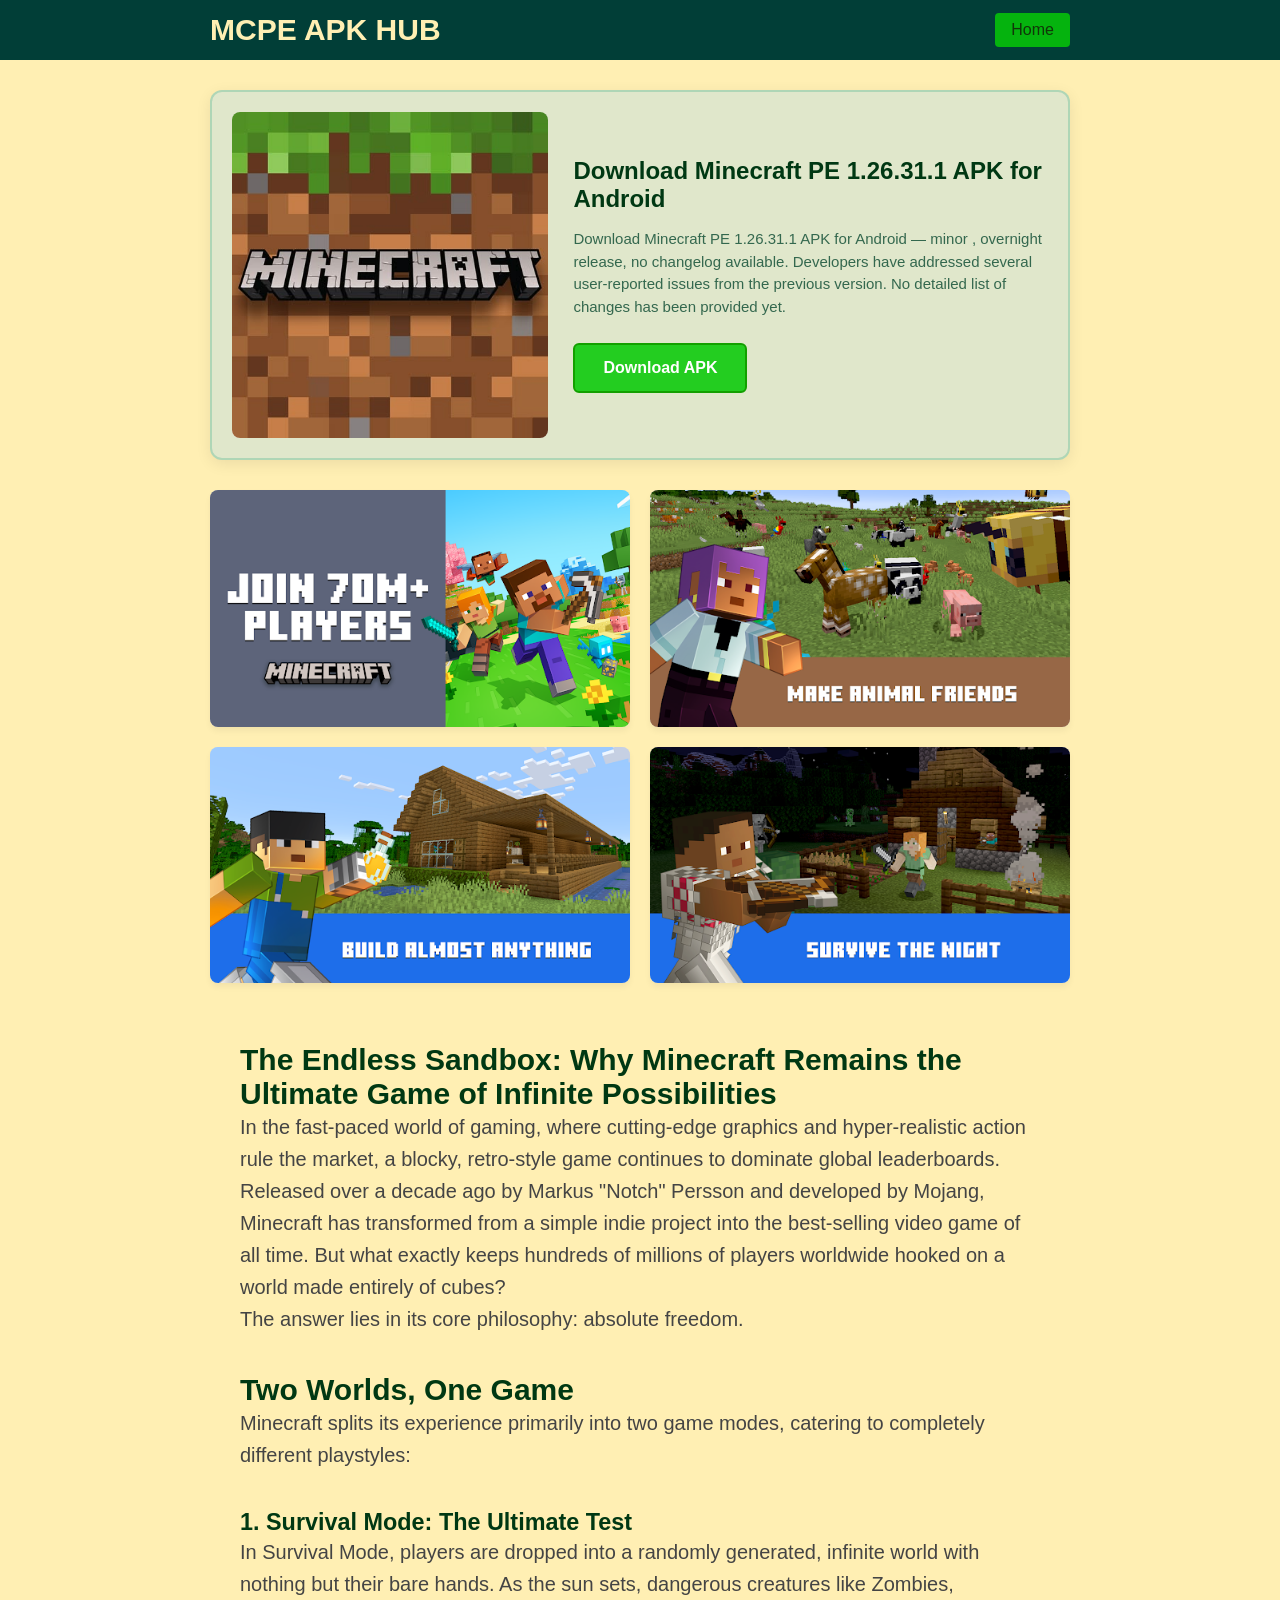
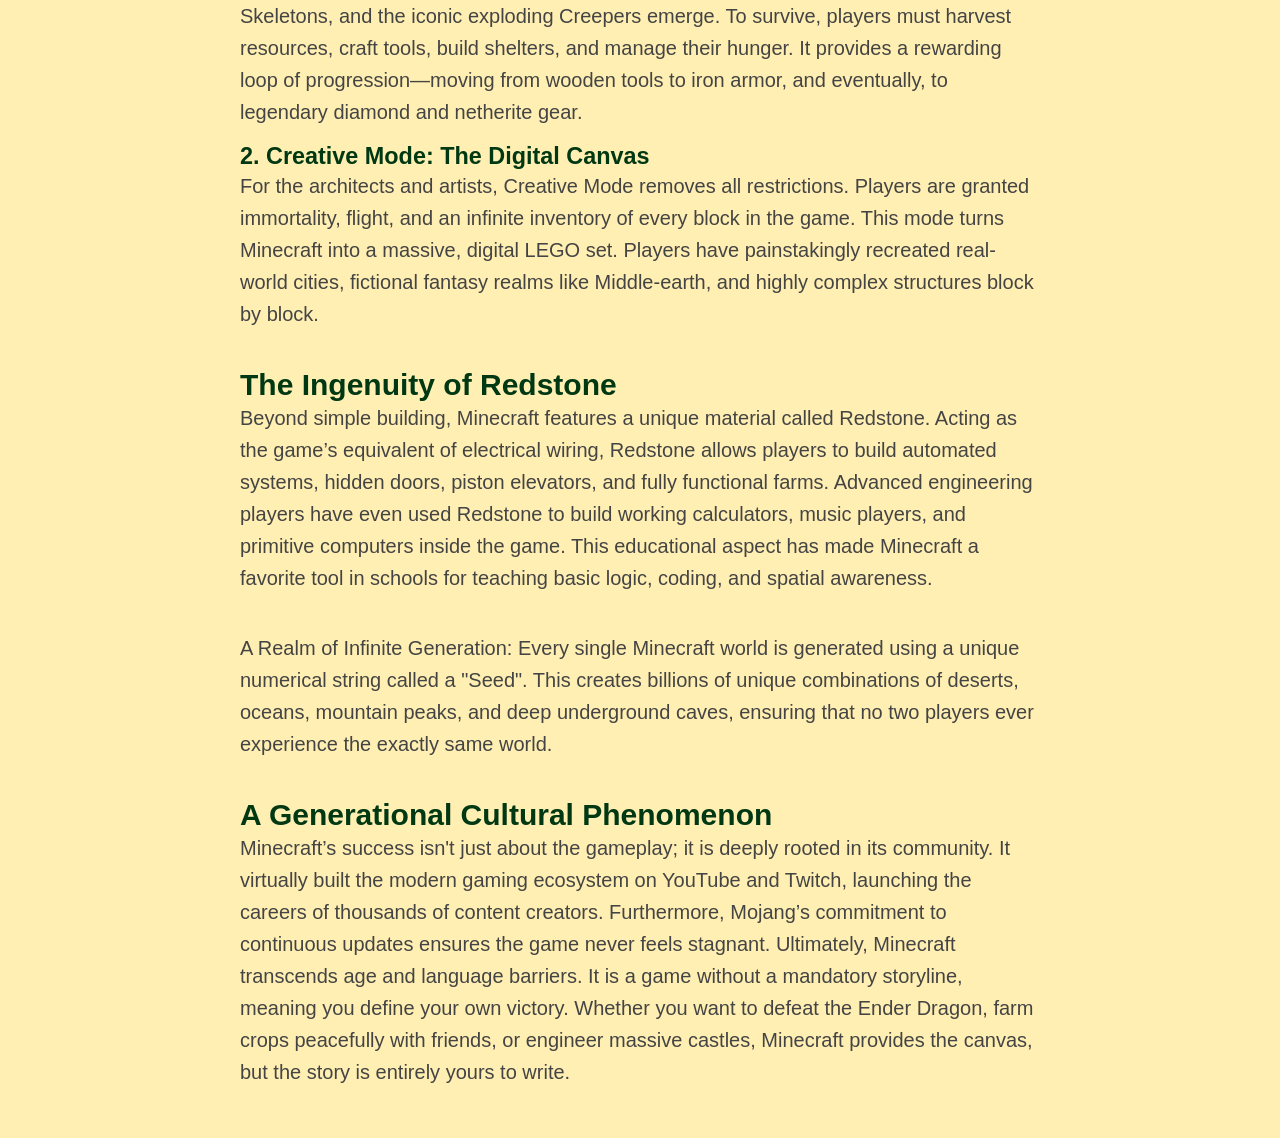
<file: page-3.html>
<!DOCTYPE html>
<html lang="bn">

<head>
    <meta charset="UTF-8">
    <meta name="viewport" content="width=device-width, initial-scale=1.0">
    <title>Minecraft APK Download</title>
    <link rel="stylesheet" href="page.css">
</head>

<body>

    <nav class="navbar">
        <div class="nav-content">
            <div class="logo">MCPE APK HUB</div>
            <a href="index.html" class="nav-btn">Home</a>
        </div>
    </nav>

    <main class="container">

        <div class="big-card">
            <div class="big-card-img">
                <img src="images/mcpe1.jpg" alt="Big 1:1 Image">
            </div>
            <div class="big-card-content">
                <h1 class="big-card-title">Download Minecraft PE 1.26.31.1 APK for Android</h1>
                <p class="big-card-desc">Download Minecraft PE 1.26.31.1 APK for Android — minor , overnight release, no
                    changelog available.
                    Developers have addressed several user-reported issues from the previous version.
                    No detailed list of changes has been provided yet.</p>
                <a href="https://dl.mcpelife.com/minecraft-pe/1-26-31-1/minecraft-1.26.31.1-arm64-v8a.apk"
                    class="download-btn">Download APK</a>
            </div>
        </div>

        <div class="gallery-grid">
            <div class="image-16to9">
                <img src="images/mcpe2.webp" alt="16:9 Image 1">
            </div>
            <div class="image-16to9">
                <img src="images/mcpe3.webp" alt="16:9 Image 2">
            </div>
            <div class="image-16to9">
                <img src="images/mcpe4.webp" alt="16:9 Image 3">
            </div>
            <div class="image-16to9">
                <img src="images/mcpe5.webp" alt="16:9 Image 4">
            </div>
        </div>

        <article class="article-section">
            <h1>The Endless Sandbox: Why Minecraft Remains the Ultimate Game of Infinite Possibilities</h1>
            <p>In the fast-paced world of gaming, where cutting-edge graphics and hyper-realistic action rule the
                market, a blocky, retro-style game continues to dominate global leaderboards. Released over a decade ago
                by Markus "Notch" Persson and developed by Mojang, Minecraft has transformed from a simple indie project
                into the best-selling video game of all time. But what exactly keeps hundreds of millions of players
                worldwide hooked on a world made entirely of cubes?<br>
                The answer lies in its core philosophy: absolute freedom.</p><br>
            <h2>Two Worlds, One Game</h2>
            <p>Minecraft splits its experience primarily into two game modes, catering to completely different
                playstyles:</p><br>
            <h3>1. Survival Mode: The Ultimate Test</h3>
            <p>In Survival Mode, players are dropped into a randomly generated, infinite world with nothing but their
                bare hands. As the sun sets, dangerous creatures like Zombies, Skeletons, and the iconic exploding
                Creepers emerge. To survive, players must harvest resources, craft tools, build shelters, and manage
                their hunger. It provides a rewarding loop of progression—moving from wooden tools to iron armor, and
                eventually, to legendary diamond and netherite gear.</p>
            <h3>2. Creative Mode: The Digital Canvas</h3>
            <p>For the architects and artists, Creative Mode removes all restrictions. Players are granted immortality,
                flight, and an infinite inventory of every block in the game. This mode turns Minecraft into a massive,
                digital LEGO set. Players have painstakingly recreated real-world cities, fictional fantasy realms like
                Middle-earth, and highly complex structures block by block.</p><br>
            <h2>The Ingenuity of Redstone</h2>
            <p>Beyond simple building, Minecraft features a unique material called Redstone. Acting as the game’s
                equivalent of electrical wiring, Redstone allows players to build automated systems, hidden doors,
                piston elevators, and fully functional farms. Advanced engineering players have even used Redstone to
                build working calculators, music players, and primitive computers inside the game. This educational
                aspect has made Minecraft a favorite tool in schools for teaching basic logic, coding, and spatial
                awareness.</p><br>
            <p>A Realm of Infinite Generation: Every single Minecraft world is generated using a unique numerical string
                called a "Seed". This creates billions of unique combinations of deserts, oceans, mountain peaks, and
                deep underground caves, ensuring that no two players ever experience the exactly same world.</p><br>
            <h2>A Generational Cultural Phenomenon</h2>
            <p>Minecraft’s success isn't just about the gameplay; it is deeply rooted in its community. It virtually
                built the modern gaming ecosystem on YouTube and Twitch, launching the careers of thousands of content
                creators. Furthermore, Mojang’s commitment to continuous updates ensures the game never feels stagnant.

                Ultimately, Minecraft transcends age and language barriers. It is a game without a mandatory storyline,
                meaning you define your own victory. Whether you want to defeat the Ender Dragon, farm crops peacefully
                with friends, or engineer massive castles, Minecraft provides the canvas, but the story is entirely
                yours to write.</p>
        </article>

    </main>

</body>

</html>
</file>
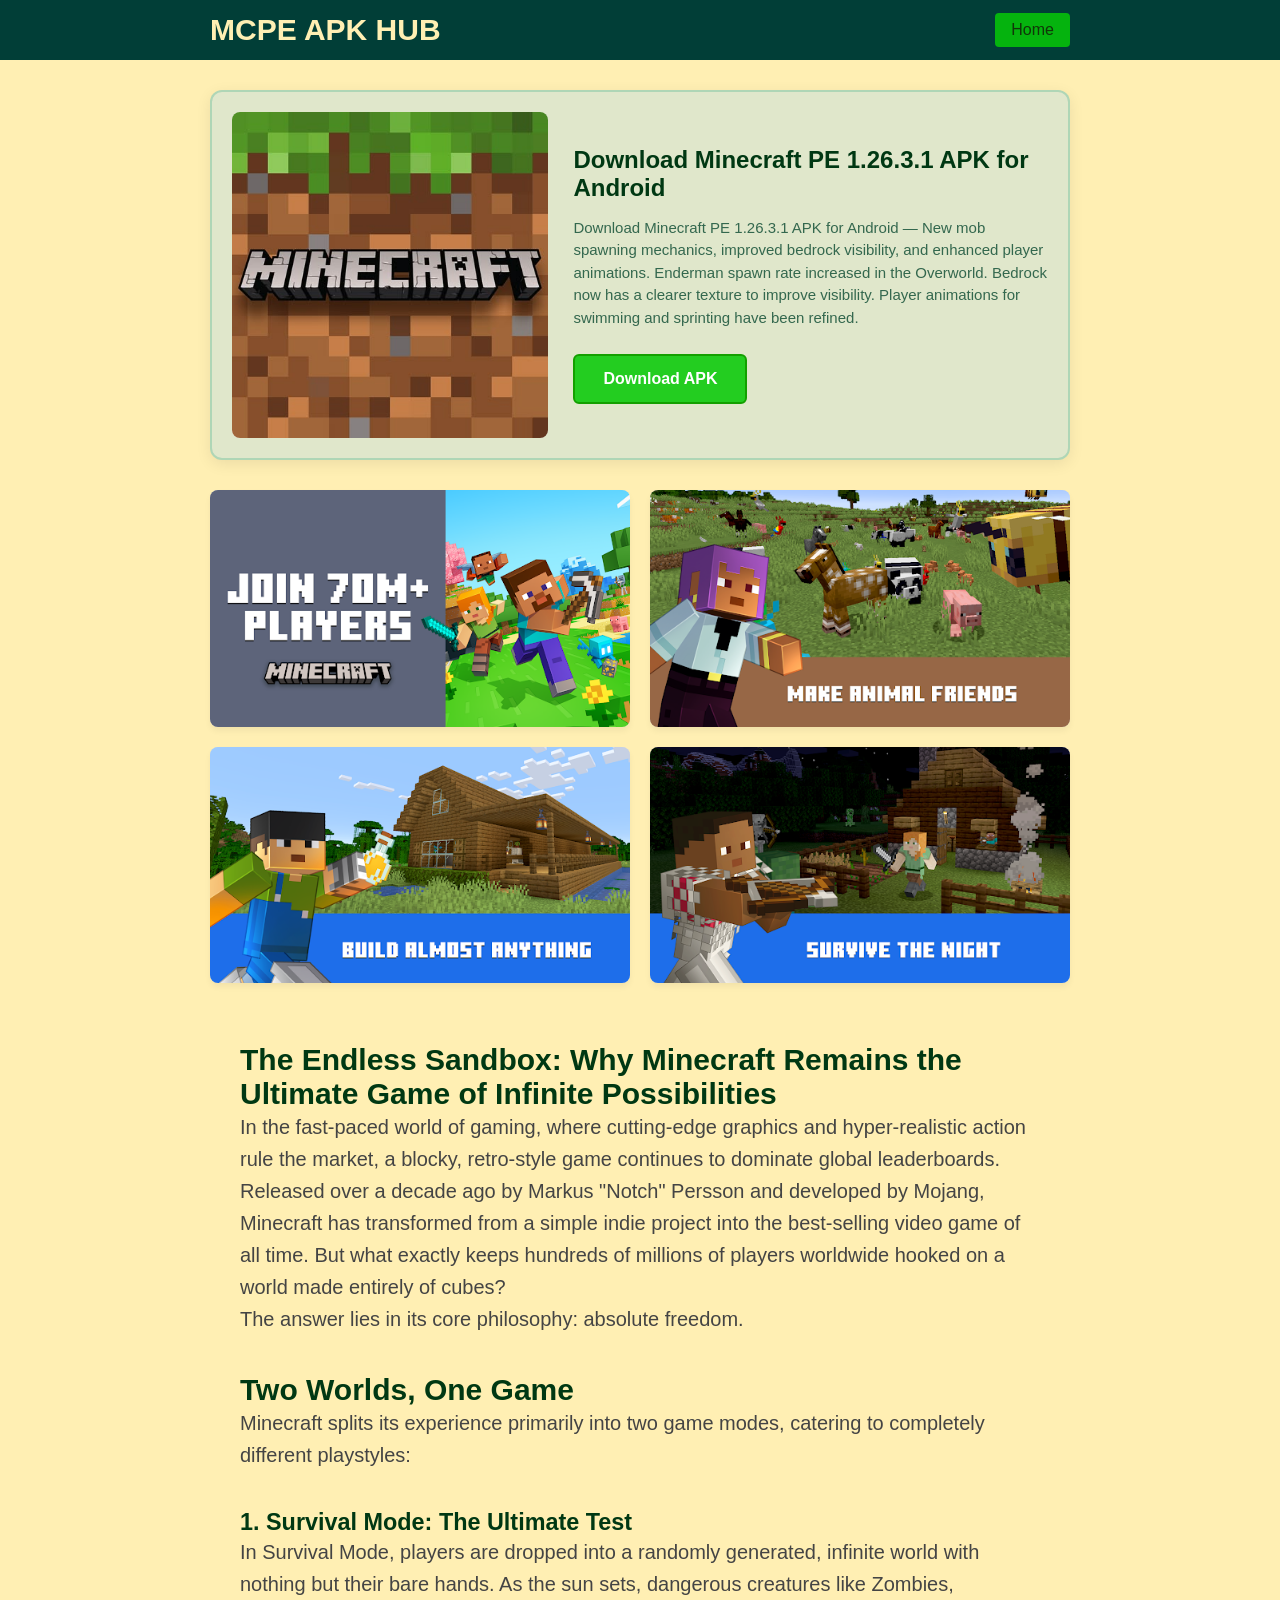
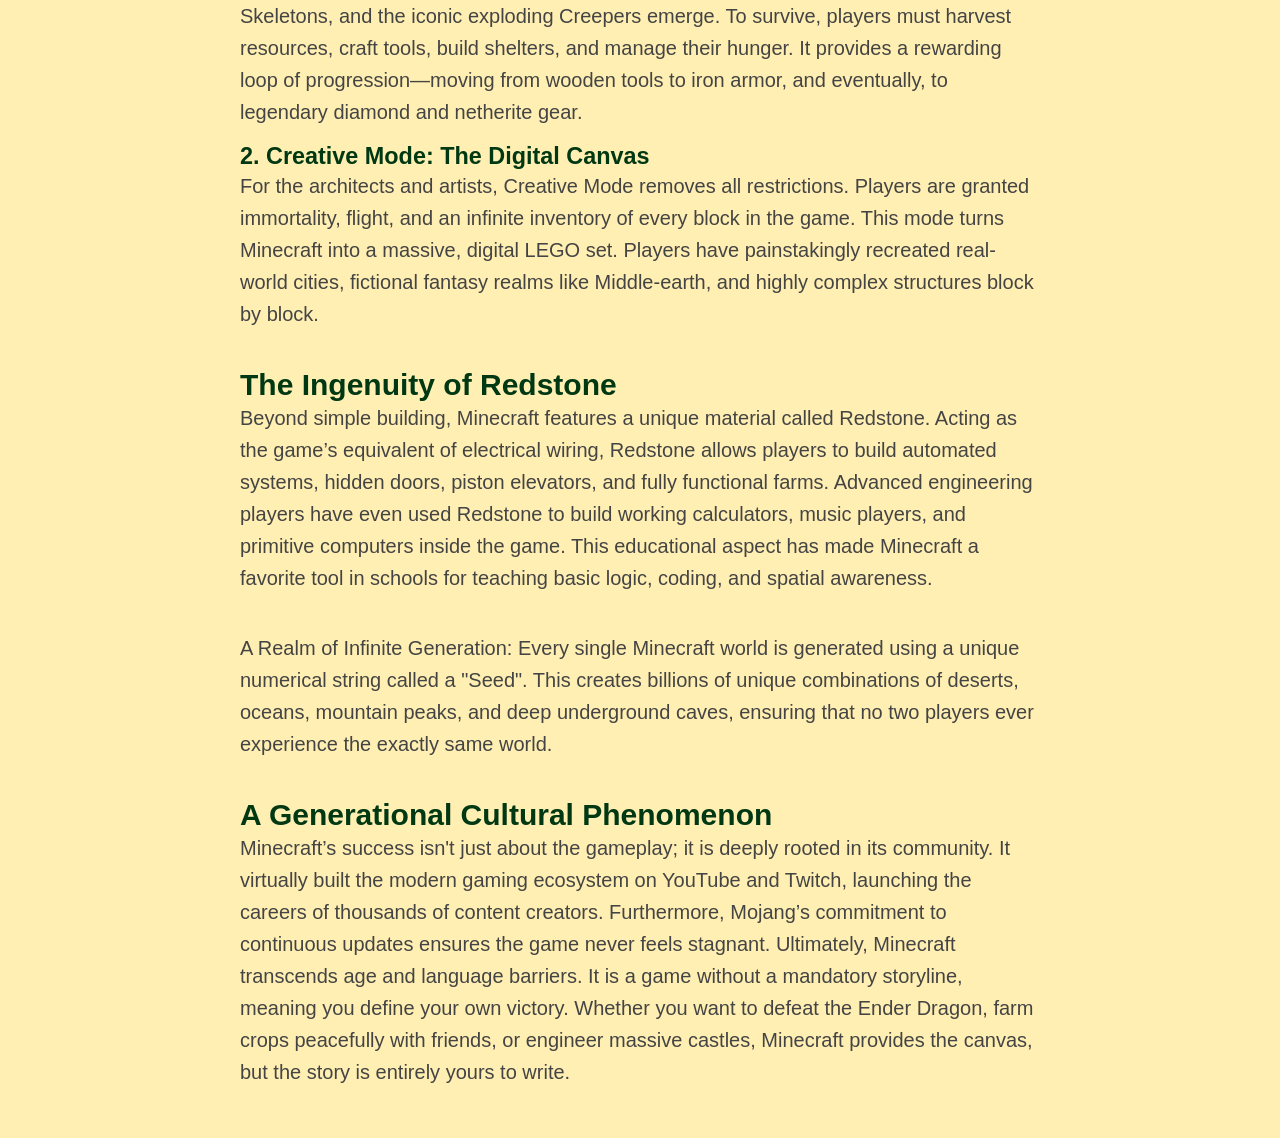
<file: page-4.html>
<!DOCTYPE html>
<html lang="bn">

<head>
    <meta charset="UTF-8">
    <meta name="viewport" content="width=device-width, initial-scale=1.0">
    <title>Minecraft APK Download</title>
    <link rel="stylesheet" href="page.css">
</head>

<body>

    <nav class="navbar">
        <div class="nav-content">
            <div class="logo">MCPE APK HUB</div>
            <a href="index.html" class="nav-btn">Home</a>
        </div>
    </nav>

    <main class="container">

        <div class="big-card">
            <div class="big-card-img">
                <img src="images/mcpe1.jpg" alt="Big 1:1 Image">
            </div>
            <div class="big-card-content">
                <h1 class="big-card-title">Download Minecraft PE 1.26.3.1 APK for Android</h1>
                <p class="big-card-desc">Download Minecraft PE 1.26.3.1 APK for Android — New mob spawning mechanics,
                    improved bedrock visibility, and enhanced player animations.
                    Enderman spawn rate increased in the Overworld.
                    Bedrock now has a clearer texture to improve visibility.
                    Player animations for swimming and sprinting have been refined.</p>
                <a href="https://dl.mcpelife.com/minecraft-pe/1-26-30-5/minecraft-1.26.30.5-arm64-v8a.apk "
                    class="download-btn">Download APK</a>
            </div>
        </div>

        <div class="gallery-grid">
            <div class="image-16to9">
                <img src="images/mcpe2.webp" alt="16:9 Image 1">
            </div>
            <div class="image-16to9">
                <img src="images/mcpe3.webp" alt="16:9 Image 2">
            </div>
            <div class="image-16to9">
                <img src="images/mcpe4.webp" alt="16:9 Image 3">
            </div>
            <div class="image-16to9">
                <img src="images/mcpe5.webp" alt="16:9 Image 4">
            </div>
        </div>

        <article class="article-section">
            <h1>The Endless Sandbox: Why Minecraft Remains the Ultimate Game of Infinite Possibilities</h1>
            <p>In the fast-paced world of gaming, where cutting-edge graphics and hyper-realistic action rule the
                market, a blocky, retro-style game continues to dominate global leaderboards. Released over a decade ago
                by Markus "Notch" Persson and developed by Mojang, Minecraft has transformed from a simple indie project
                into the best-selling video game of all time. But what exactly keeps hundreds of millions of players
                worldwide hooked on a world made entirely of cubes?<br>
                The answer lies in its core philosophy: absolute freedom.</p><br>
            <h2>Two Worlds, One Game</h2>
            <p>Minecraft splits its experience primarily into two game modes, catering to completely different
                playstyles:</p><br>
            <h3>1. Survival Mode: The Ultimate Test</h3>
            <p>In Survival Mode, players are dropped into a randomly generated, infinite world with nothing but their
                bare hands. As the sun sets, dangerous creatures like Zombies, Skeletons, and the iconic exploding
                Creepers emerge. To survive, players must harvest resources, craft tools, build shelters, and manage
                their hunger. It provides a rewarding loop of progression—moving from wooden tools to iron armor, and
                eventually, to legendary diamond and netherite gear.</p>
            <h3>2. Creative Mode: The Digital Canvas</h3>
            <p>For the architects and artists, Creative Mode removes all restrictions. Players are granted immortality,
                flight, and an infinite inventory of every block in the game. This mode turns Minecraft into a massive,
                digital LEGO set. Players have painstakingly recreated real-world cities, fictional fantasy realms like
                Middle-earth, and highly complex structures block by block.</p><br>
            <h2>The Ingenuity of Redstone</h2>
            <p>Beyond simple building, Minecraft features a unique material called Redstone. Acting as the game’s
                equivalent of electrical wiring, Redstone allows players to build automated systems, hidden doors,
                piston elevators, and fully functional farms. Advanced engineering players have even used Redstone to
                build working calculators, music players, and primitive computers inside the game. This educational
                aspect has made Minecraft a favorite tool in schools for teaching basic logic, coding, and spatial
                awareness.</p><br>
            <p>A Realm of Infinite Generation: Every single Minecraft world is generated using a unique numerical string
                called a "Seed". This creates billions of unique combinations of deserts, oceans, mountain peaks, and
                deep underground caves, ensuring that no two players ever experience the exactly same world.</p><br>
            <h2>A Generational Cultural Phenomenon</h2>
            <p>Minecraft’s success isn't just about the gameplay; it is deeply rooted in its community. It virtually
                built the modern gaming ecosystem on YouTube and Twitch, launching the careers of thousands of content
                creators. Furthermore, Mojang’s commitment to continuous updates ensures the game never feels stagnant.

                Ultimately, Minecraft transcends age and language barriers. It is a game without a mandatory storyline,
                meaning you define your own victory. Whether you want to defeat the Ender Dragon, farm crops peacefully
                with friends, or engineer massive castles, Minecraft provides the canvas, but the story is entirely
                yours to write.</p>
        </article>

    </main>

</body>

</html>
</file>
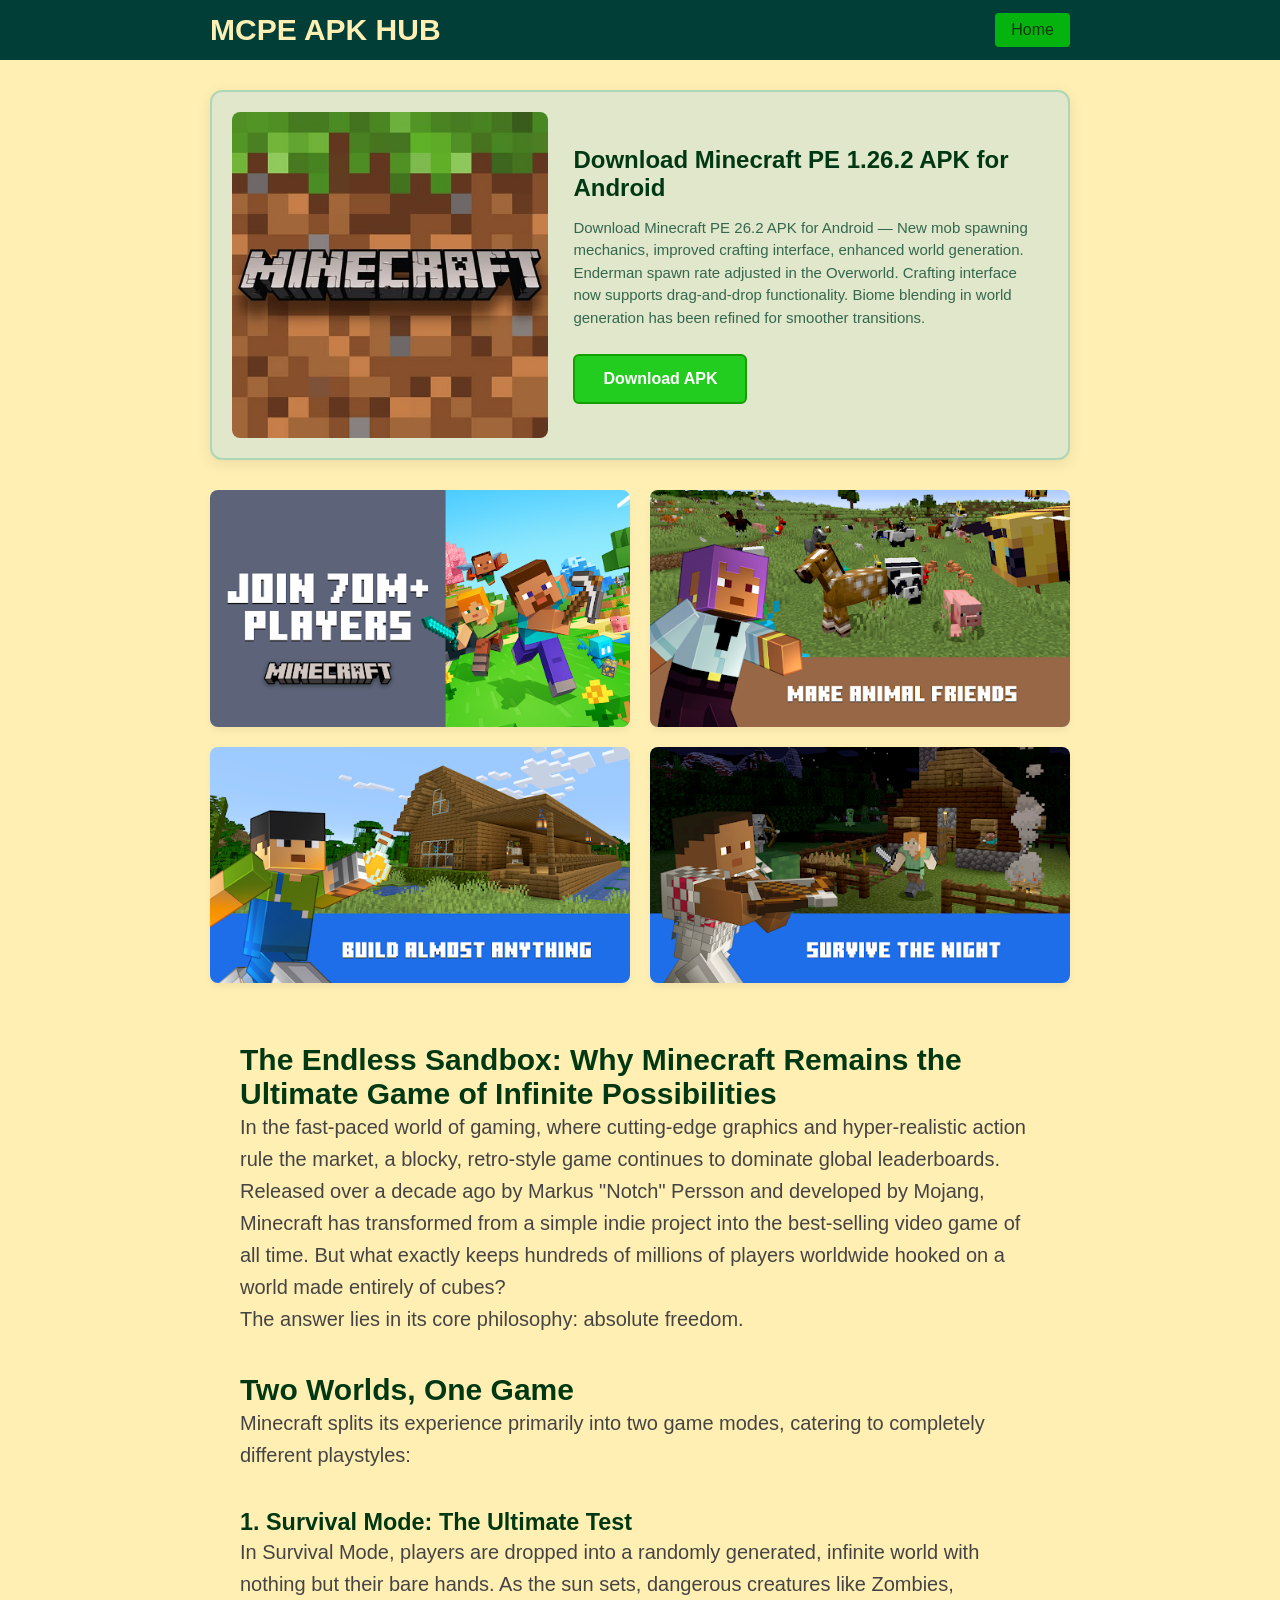
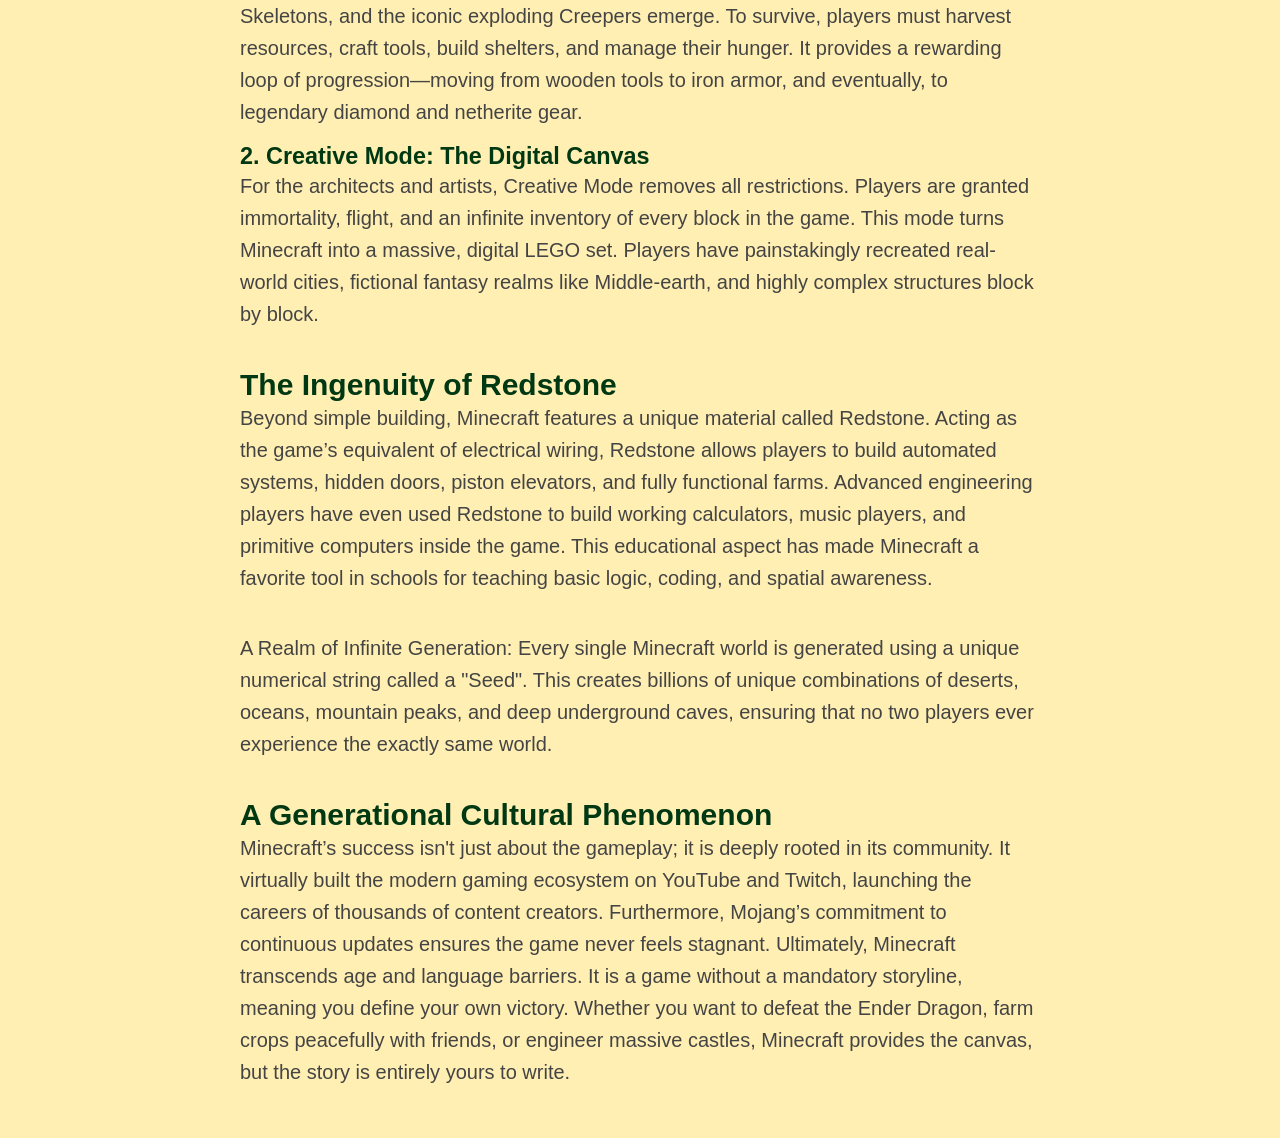
<file: page-5.html>
<!DOCTYPE html>
<html lang="bn">

<head>
    <meta charset="UTF-8">
    <meta name="viewport" content="width=device-width, initial-scale=1.0">
    <title>Minecraft APK Download</title>
    <link rel="stylesheet" href="page.css">
</head>

<body>

    <nav class="navbar">
        <div class="nav-content">
            <div class="logo">MCPE APK HUB</div>
            <a href="index.html" class="nav-btn">Home</a>
        </div>
    </nav>

    <main class="container">

        <div class="big-card">
            <div class="big-card-img">
                <img src="images/mcpe1.jpg" alt="Big 1:1 Image">
            </div>
            <div class="big-card-content">
                <h1 class="big-card-title">Download Minecraft PE 1.26.2 APK for Android</h1>
                <p class="big-card-desc">Download Minecraft PE 26.2 APK for Android — New mob spawning mechanics,
                    improved crafting interface, enhanced world generation.
                    Enderman spawn rate adjusted in the Overworld.
                    Crafting interface now supports drag-and-drop functionality.
                    Biome blending in world generation has been refined for smoother transitions.</p>
                <a href="https://dl.mcpelife.com/minecraft-pe/1-26-23-1/minecraft-1.26.23.1-arm64-v8a.apk"
                    class="download-btn">Download APK</a>
            </div>
        </div>

        <div class="gallery-grid">
            <div class="image-16to9">
                <img src="images/mcpe2.webp" alt="16:9 Image 1">
            </div>
            <div class="image-16to9">
                <img src="images/mcpe3.webp" alt="16:9 Image 2">
            </div>
            <div class="image-16to9">
                <img src="images/mcpe4.webp" alt="16:9 Image 3">
            </div>
            <div class="image-16to9">
                <img src="images/mcpe5.webp" alt="16:9 Image 4">
            </div>
        </div>

        <article class="article-section">
            <h1>The Endless Sandbox: Why Minecraft Remains the Ultimate Game of Infinite Possibilities</h1>
            <p>In the fast-paced world of gaming, where cutting-edge graphics and hyper-realistic action rule the
                market, a blocky, retro-style game continues to dominate global leaderboards. Released over a decade ago
                by Markus "Notch" Persson and developed by Mojang, Minecraft has transformed from a simple indie project
                into the best-selling video game of all time. But what exactly keeps hundreds of millions of players
                worldwide hooked on a world made entirely of cubes?<br>
                The answer lies in its core philosophy: absolute freedom.</p><br>
            <h2>Two Worlds, One Game</h2>
            <p>Minecraft splits its experience primarily into two game modes, catering to completely different
                playstyles:</p><br>
            <h3>1. Survival Mode: The Ultimate Test</h3>
            <p>In Survival Mode, players are dropped into a randomly generated, infinite world with nothing but their
                bare hands. As the sun sets, dangerous creatures like Zombies, Skeletons, and the iconic exploding
                Creepers emerge. To survive, players must harvest resources, craft tools, build shelters, and manage
                their hunger. It provides a rewarding loop of progression—moving from wooden tools to iron armor, and
                eventually, to legendary diamond and netherite gear.</p>
            <h3>2. Creative Mode: The Digital Canvas</h3>
            <p>For the architects and artists, Creative Mode removes all restrictions. Players are granted immortality,
                flight, and an infinite inventory of every block in the game. This mode turns Minecraft into a massive,
                digital LEGO set. Players have painstakingly recreated real-world cities, fictional fantasy realms like
                Middle-earth, and highly complex structures block by block.</p><br>
            <h2>The Ingenuity of Redstone</h2>
            <p>Beyond simple building, Minecraft features a unique material called Redstone. Acting as the game’s
                equivalent of electrical wiring, Redstone allows players to build automated systems, hidden doors,
                piston elevators, and fully functional farms. Advanced engineering players have even used Redstone to
                build working calculators, music players, and primitive computers inside the game. This educational
                aspect has made Minecraft a favorite tool in schools for teaching basic logic, coding, and spatial
                awareness.</p><br>
            <p>A Realm of Infinite Generation: Every single Minecraft world is generated using a unique numerical string
                called a "Seed". This creates billions of unique combinations of deserts, oceans, mountain peaks, and
                deep underground caves, ensuring that no two players ever experience the exactly same world.</p><br>
            <h2>A Generational Cultural Phenomenon</h2>
            <p>Minecraft’s success isn't just about the gameplay; it is deeply rooted in its community. It virtually
                built the modern gaming ecosystem on YouTube and Twitch, launching the careers of thousands of content
                creators. Furthermore, Mojang’s commitment to continuous updates ensures the game never feels stagnant.

                Ultimately, Minecraft transcends age and language barriers. It is a game without a mandatory storyline,
                meaning you define your own victory. Whether you want to defeat the Ender Dragon, farm crops peacefully
                with friends, or engineer massive castles, Minecraft provides the canvas, but the story is entirely
                yours to write.</p>
        </article>

    </main>

</body>

</html>
</file>
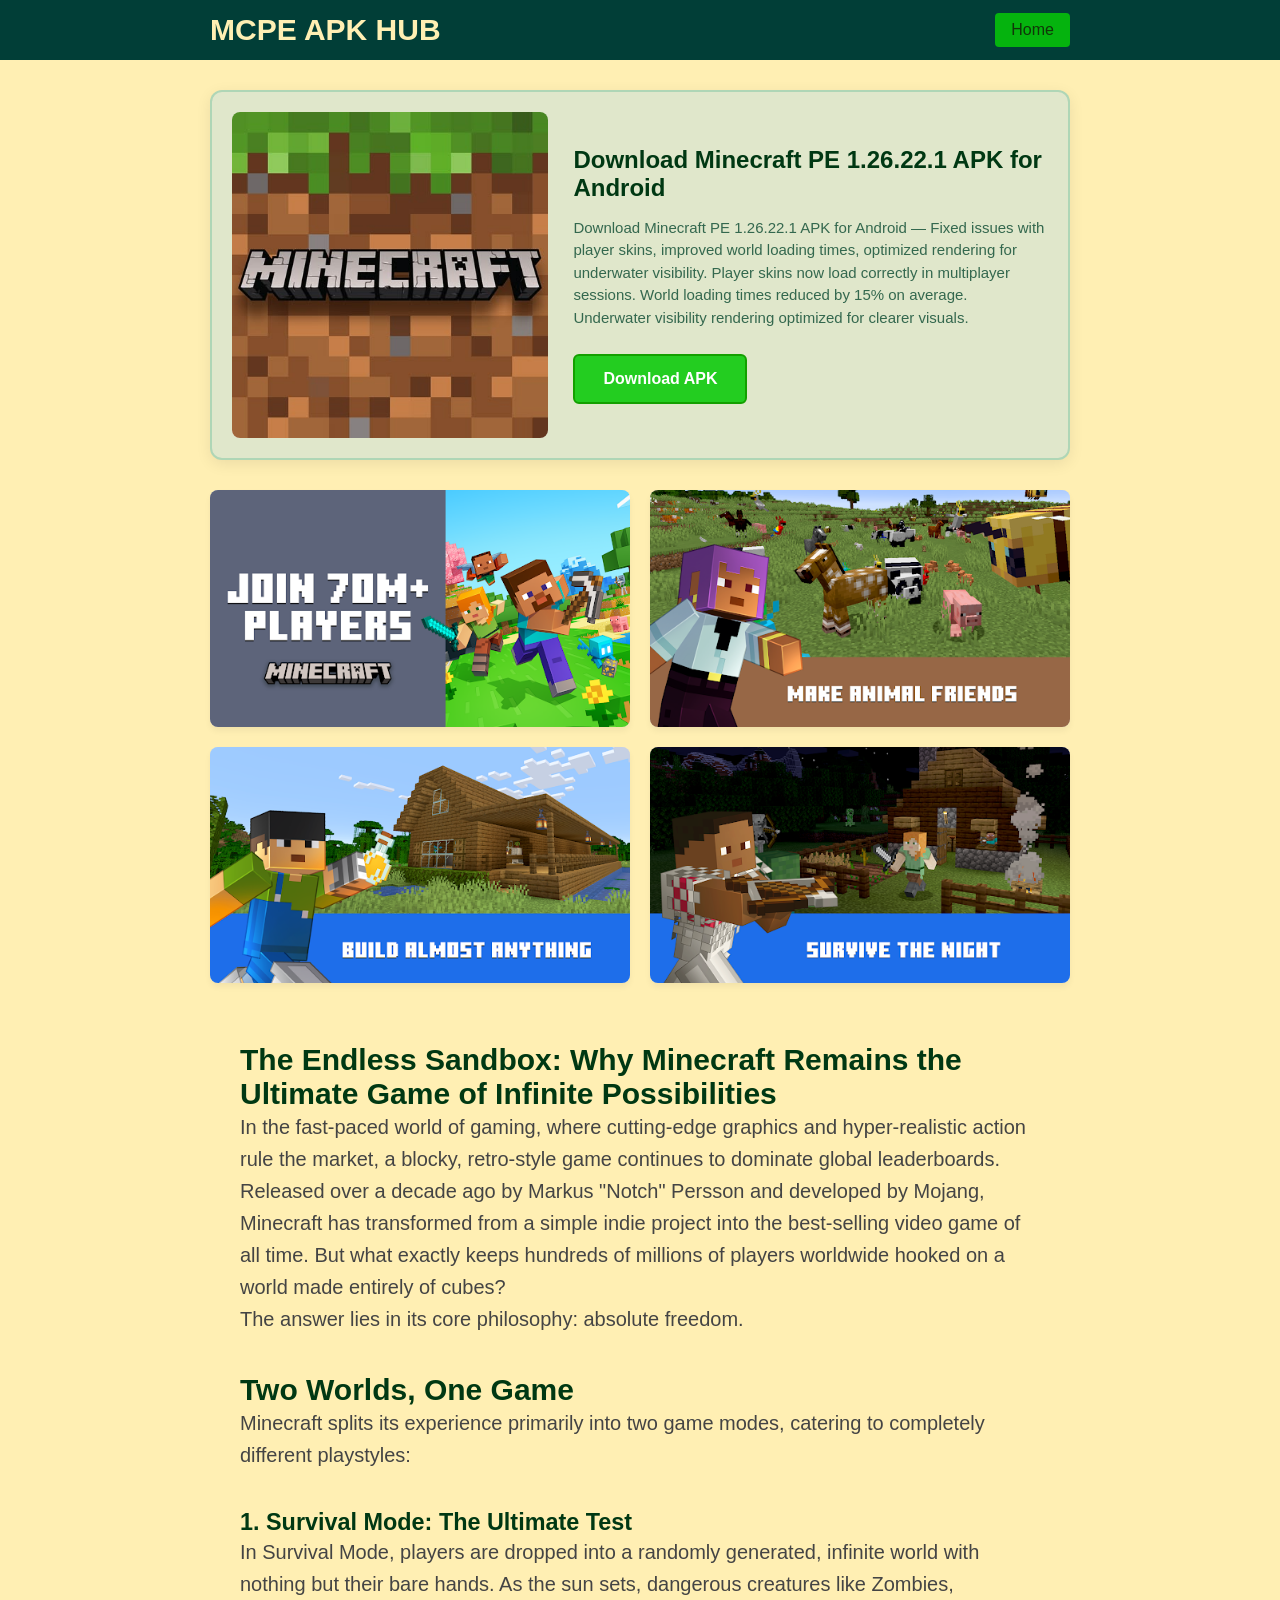
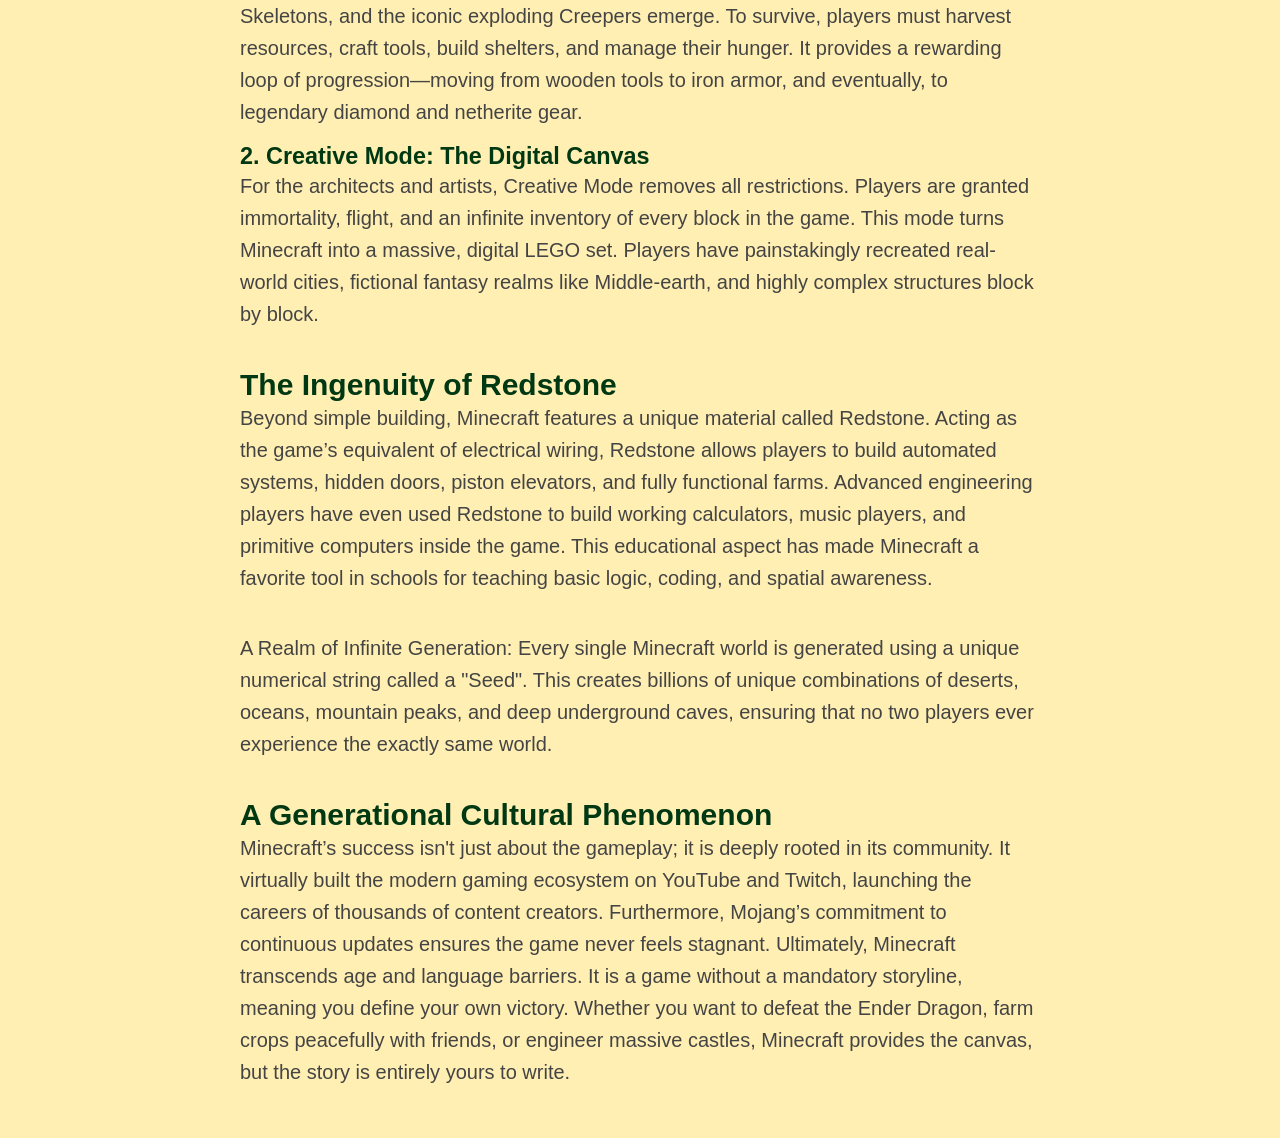
<file: page-6.html>
<!DOCTYPE html>
<html lang="bn">

<head>
    <meta charset="UTF-8">
    <meta name="viewport" content="width=device-width, initial-scale=1.0">
    <title>Minecraft APK Download</title>
    <link rel="stylesheet" href="page.css">
</head>

<body>

    <nav class="navbar">
        <div class="nav-content">
            <div class="logo">MCPE APK HUB</div>
            <a href="index.html" class="nav-btn">Home</a>
        </div>
    </nav>

    <main class="container">

        <div class="big-card">
            <div class="big-card-img">
                <img src="images/mcpe1.jpg" alt="Big 1:1 Image">
            </div>
            <div class="big-card-content">
                <h1 class="big-card-title">Download Minecraft PE 1.26.22.1 APK for Android</h1>
                <p class="big-card-desc">Download Minecraft PE 1.26.22.1 APK for Android — Fixed issues with player
                    skins, improved world loading times, optimized rendering for underwater visibility.
                    Player skins now load correctly in multiplayer sessions.
                    World loading times reduced by 15% on average.
                    Underwater visibility rendering optimized for clearer visuals.</p>
                <a href="https://dl.mcpelife.com/minecraft-pe/1-26-22-1/minecraft-1.26.22.1-arm64-v8a.apk"
                    class="download-btn">Download APK</a>
            </div>
        </div>

        <div class="gallery-grid">
            <div class="image-16to9">
                <img src="images/mcpe2.webp" alt="16:9 Image 1">
            </div>
            <div class="image-16to9">
                <img src="images/mcpe3.webp" alt="16:9 Image 2">
            </div>
            <div class="image-16to9">
                <img src="images/mcpe4.webp" alt="16:9 Image 3">
            </div>
            <div class="image-16to9">
                <img src="images/mcpe5.webp" alt="16:9 Image 4">
            </div>
        </div>

        <article class="article-section">
            <h1>The Endless Sandbox: Why Minecraft Remains the Ultimate Game of Infinite Possibilities</h1>
            <p>In the fast-paced world of gaming, where cutting-edge graphics and hyper-realistic action rule the
                market, a blocky, retro-style game continues to dominate global leaderboards. Released over a decade ago
                by Markus "Notch" Persson and developed by Mojang, Minecraft has transformed from a simple indie project
                into the best-selling video game of all time. But what exactly keeps hundreds of millions of players
                worldwide hooked on a world made entirely of cubes?<br>
                The answer lies in its core philosophy: absolute freedom.</p><br>
            <h2>Two Worlds, One Game</h2>
            <p>Minecraft splits its experience primarily into two game modes, catering to completely different
                playstyles:</p><br>
            <h3>1. Survival Mode: The Ultimate Test</h3>
            <p>In Survival Mode, players are dropped into a randomly generated, infinite world with nothing but their
                bare hands. As the sun sets, dangerous creatures like Zombies, Skeletons, and the iconic exploding
                Creepers emerge. To survive, players must harvest resources, craft tools, build shelters, and manage
                their hunger. It provides a rewarding loop of progression—moving from wooden tools to iron armor, and
                eventually, to legendary diamond and netherite gear.</p>
            <h3>2. Creative Mode: The Digital Canvas</h3>
            <p>For the architects and artists, Creative Mode removes all restrictions. Players are granted immortality,
                flight, and an infinite inventory of every block in the game. This mode turns Minecraft into a massive,
                digital LEGO set. Players have painstakingly recreated real-world cities, fictional fantasy realms like
                Middle-earth, and highly complex structures block by block.</p><br>
            <h2>The Ingenuity of Redstone</h2>
            <p>Beyond simple building, Minecraft features a unique material called Redstone. Acting as the game’s
                equivalent of electrical wiring, Redstone allows players to build automated systems, hidden doors,
                piston elevators, and fully functional farms. Advanced engineering players have even used Redstone to
                build working calculators, music players, and primitive computers inside the game. This educational
                aspect has made Minecraft a favorite tool in schools for teaching basic logic, coding, and spatial
                awareness.</p><br>
            <p>A Realm of Infinite Generation: Every single Minecraft world is generated using a unique numerical string
                called a "Seed". This creates billions of unique combinations of deserts, oceans, mountain peaks, and
                deep underground caves, ensuring that no two players ever experience the exactly same world.</p><br>
            <h2>A Generational Cultural Phenomenon</h2>
            <p>Minecraft’s success isn't just about the gameplay; it is deeply rooted in its community. It virtually
                built the modern gaming ecosystem on YouTube and Twitch, launching the careers of thousands of content
                creators. Furthermore, Mojang’s commitment to continuous updates ensures the game never feels stagnant.

                Ultimately, Minecraft transcends age and language barriers. It is a game without a mandatory storyline,
                meaning you define your own victory. Whether you want to defeat the Ender Dragon, farm crops peacefully
                with friends, or engineer massive castles, Minecraft provides the canvas, but the story is entirely
                yours to write.</p>
        </article>

    </main>

</body>

</html>
</file>
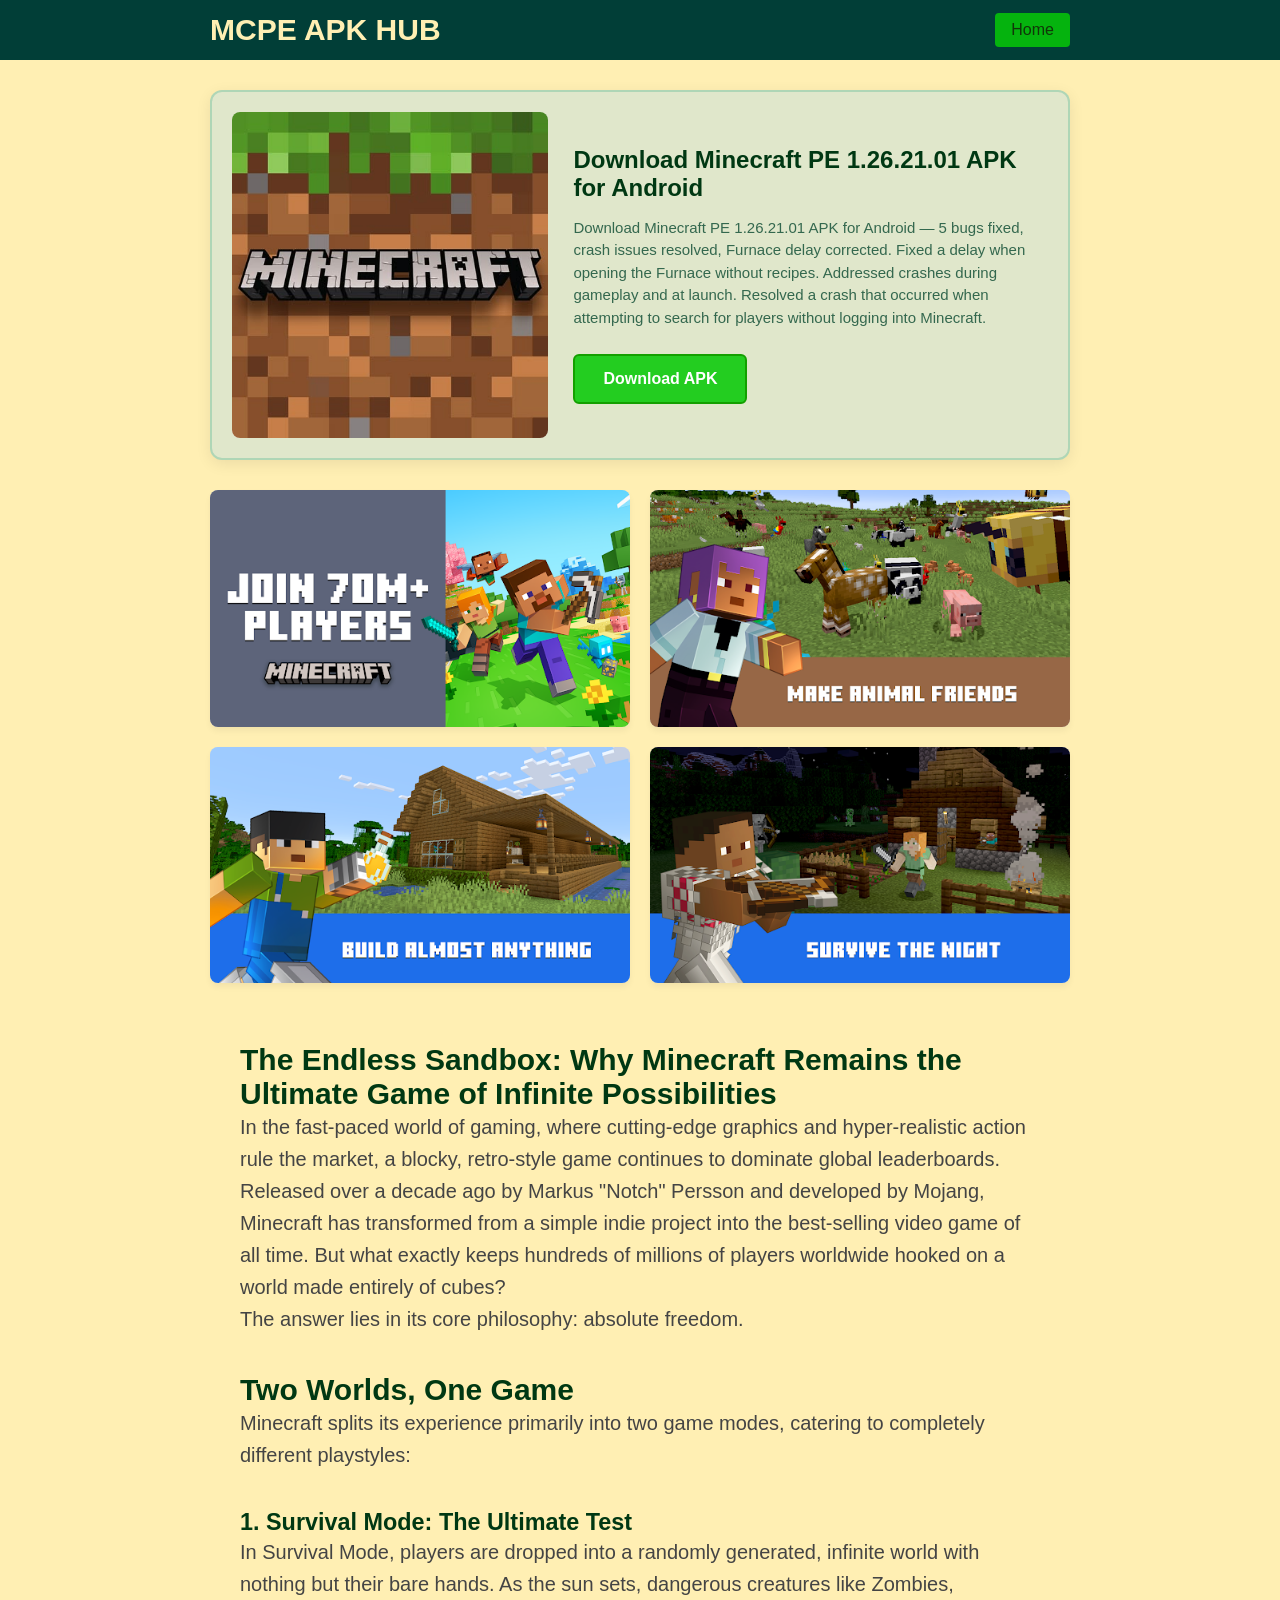
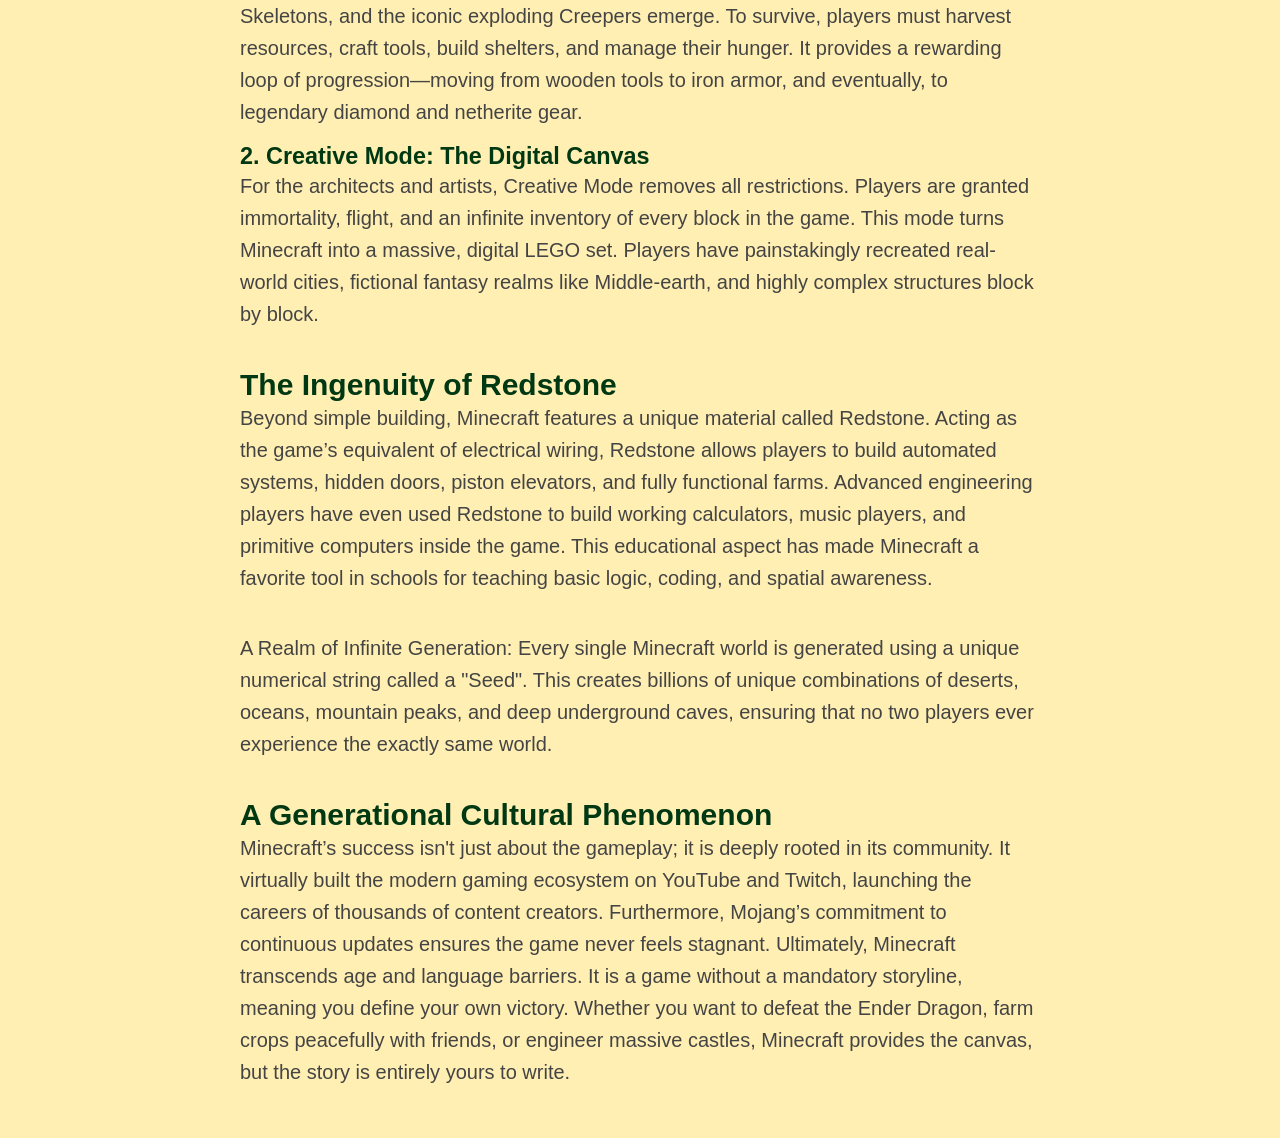
<file: page-7.html>
<!DOCTYPE html>
<html lang="bn">

<head>
    <meta charset="UTF-8">
    <meta name="viewport" content="width=device-width, initial-scale=1.0">
    <title>Minecraft APK Download</title>
    <link rel="stylesheet" href="page.css">
</head>

<body>

    <nav class="navbar">
        <div class="nav-content">
            <div class="logo">MCPE APK HUB</div>
            <a href="index.html" class="nav-btn">Home</a>
        </div>
    </nav>

    <main class="container">

        <div class="big-card">
            <div class="big-card-img">
                <img src="images/mcpe1.jpg" alt="Big 1:1 Image">
            </div>
            <div class="big-card-content">
                <h1 class="big-card-title">Download Minecraft PE 1.26.21.01 APK for Android</h1>
                <p class="big-card-desc">Download Minecraft PE 1.26.21.01 APK for Android — 5 bugs fixed, crash issues
                    resolved, Furnace delay corrected.
                    Fixed a delay when opening the Furnace without recipes.
                    Addressed crashes during gameplay and at launch.
                    Resolved a crash that occurred when attempting to search for players without logging into Minecraft.
                </p>
                <a href="https://dl.mcpelife.com/minecraft-pe/1-26-21-1/minecraft-1.26.21.1-arm64-v8a.apk"
                    class="download-btn">Download APK</a>
            </div>
        </div>

        <div class="gallery-grid">
            <div class="image-16to9">
                <img src="images/mcpe2.webp" alt="16:9 Image 1">
            </div>
            <div class="image-16to9">
                <img src="images/mcpe3.webp" alt="16:9 Image 2">
            </div>
            <div class="image-16to9">
                <img src="images/mcpe4.webp" alt="16:9 Image 3">
            </div>
            <div class="image-16to9">
                <img src="images/mcpe5.webp" alt="16:9 Image 4">
            </div>
        </div>

        <article class="article-section">
            <h1>The Endless Sandbox: Why Minecraft Remains the Ultimate Game of Infinite Possibilities</h1>
            <p>In the fast-paced world of gaming, where cutting-edge graphics and hyper-realistic action rule the
                market, a blocky, retro-style game continues to dominate global leaderboards. Released over a decade ago
                by Markus "Notch" Persson and developed by Mojang, Minecraft has transformed from a simple indie project
                into the best-selling video game of all time. But what exactly keeps hundreds of millions of players
                worldwide hooked on a world made entirely of cubes?<br>
                The answer lies in its core philosophy: absolute freedom.</p><br>
            <h2>Two Worlds, One Game</h2>
            <p>Minecraft splits its experience primarily into two game modes, catering to completely different
                playstyles:</p><br>
            <h3>1. Survival Mode: The Ultimate Test</h3>
            <p>In Survival Mode, players are dropped into a randomly generated, infinite world with nothing but their
                bare hands. As the sun sets, dangerous creatures like Zombies, Skeletons, and the iconic exploding
                Creepers emerge. To survive, players must harvest resources, craft tools, build shelters, and manage
                their hunger. It provides a rewarding loop of progression—moving from wooden tools to iron armor, and
                eventually, to legendary diamond and netherite gear.</p>
            <h3>2. Creative Mode: The Digital Canvas</h3>
            <p>For the architects and artists, Creative Mode removes all restrictions. Players are granted immortality,
                flight, and an infinite inventory of every block in the game. This mode turns Minecraft into a massive,
                digital LEGO set. Players have painstakingly recreated real-world cities, fictional fantasy realms like
                Middle-earth, and highly complex structures block by block.</p><br>
            <h2>The Ingenuity of Redstone</h2>
            <p>Beyond simple building, Minecraft features a unique material called Redstone. Acting as the game’s
                equivalent of electrical wiring, Redstone allows players to build automated systems, hidden doors,
                piston elevators, and fully functional farms. Advanced engineering players have even used Redstone to
                build working calculators, music players, and primitive computers inside the game. This educational
                aspect has made Minecraft a favorite tool in schools for teaching basic logic, coding, and spatial
                awareness.</p><br>
            <p>A Realm of Infinite Generation: Every single Minecraft world is generated using a unique numerical string
                called a "Seed". This creates billions of unique combinations of deserts, oceans, mountain peaks, and
                deep underground caves, ensuring that no two players ever experience the exactly same world.</p><br>
            <h2>A Generational Cultural Phenomenon</h2>
            <p>Minecraft’s success isn't just about the gameplay; it is deeply rooted in its community. It virtually
                built the modern gaming ecosystem on YouTube and Twitch, launching the careers of thousands of content
                creators. Furthermore, Mojang’s commitment to continuous updates ensures the game never feels stagnant.

                Ultimately, Minecraft transcends age and language barriers. It is a game without a mandatory storyline,
                meaning you define your own victory. Whether you want to defeat the Ender Dragon, farm crops peacefully
                with friends, or engineer massive castles, Minecraft provides the canvas, but the story is entirely
                yours to write.</p>
        </article>

    </main>

</body>

</html>
</file>
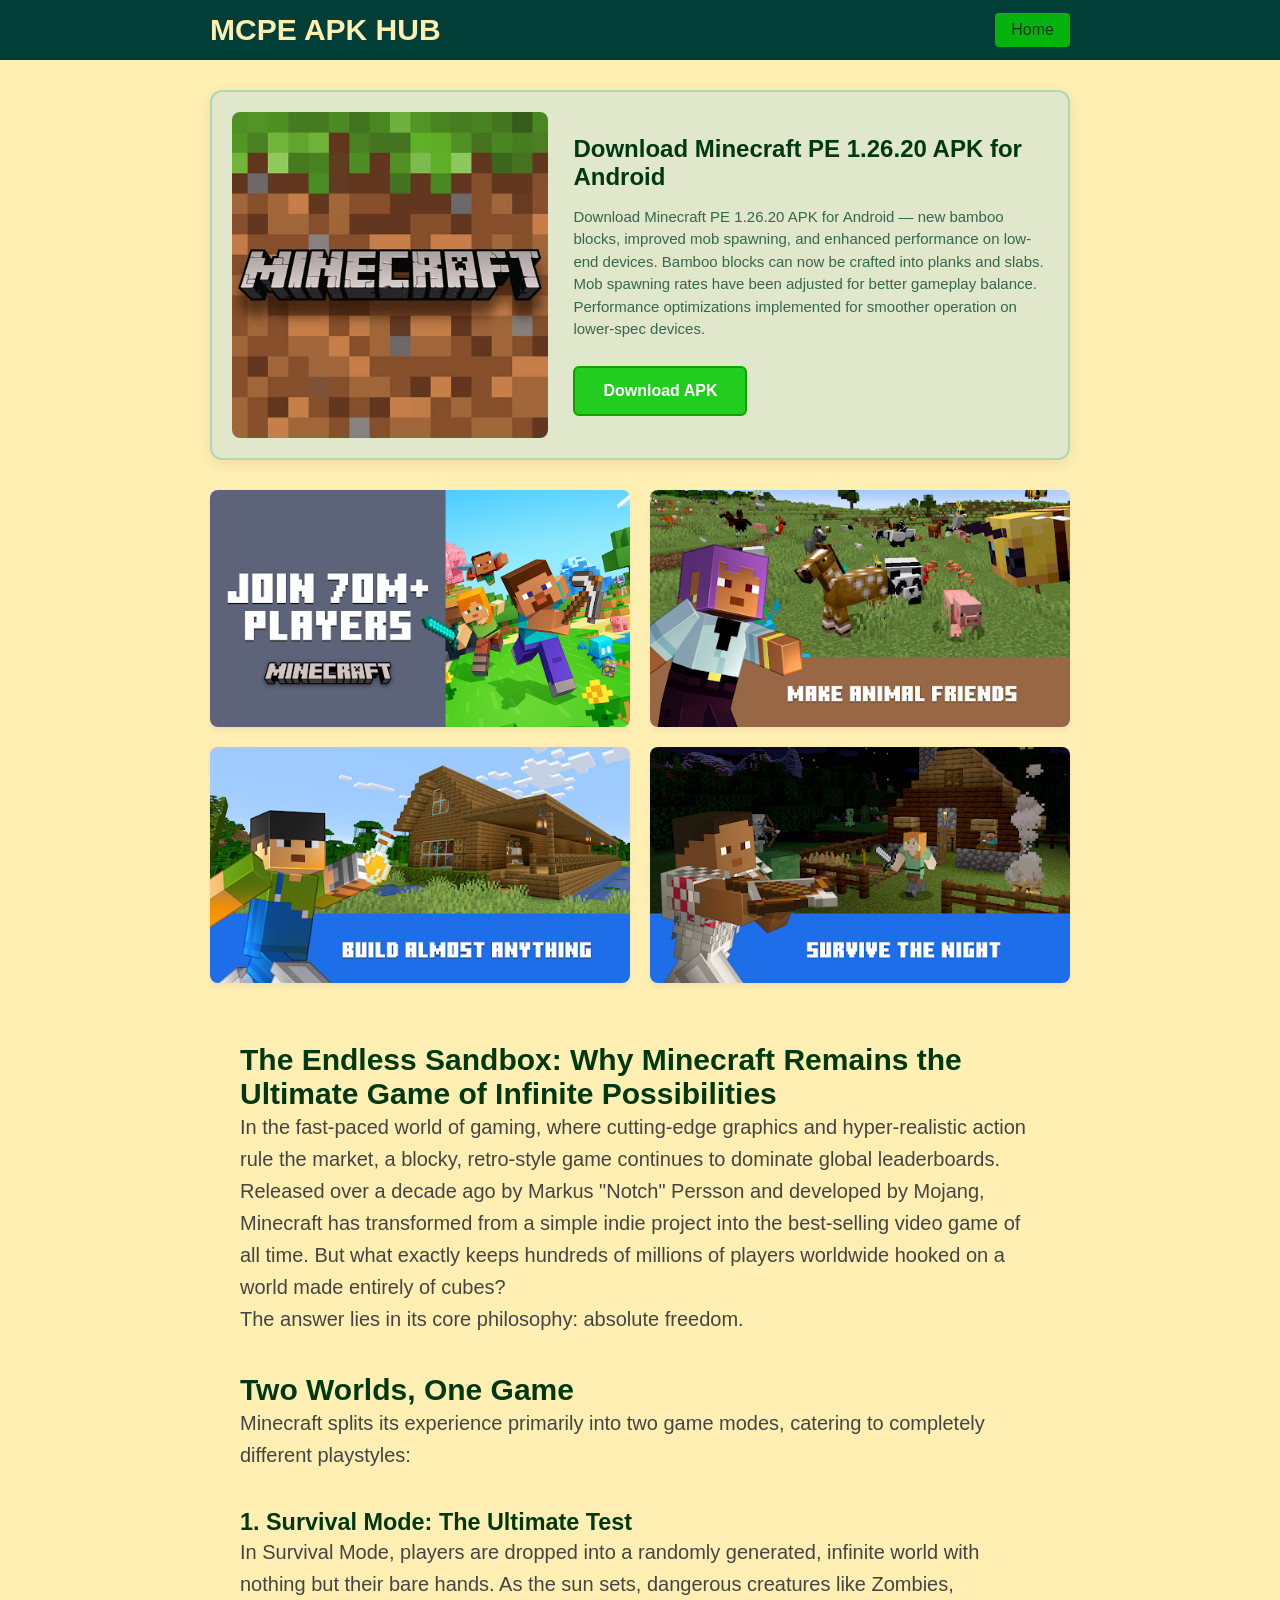
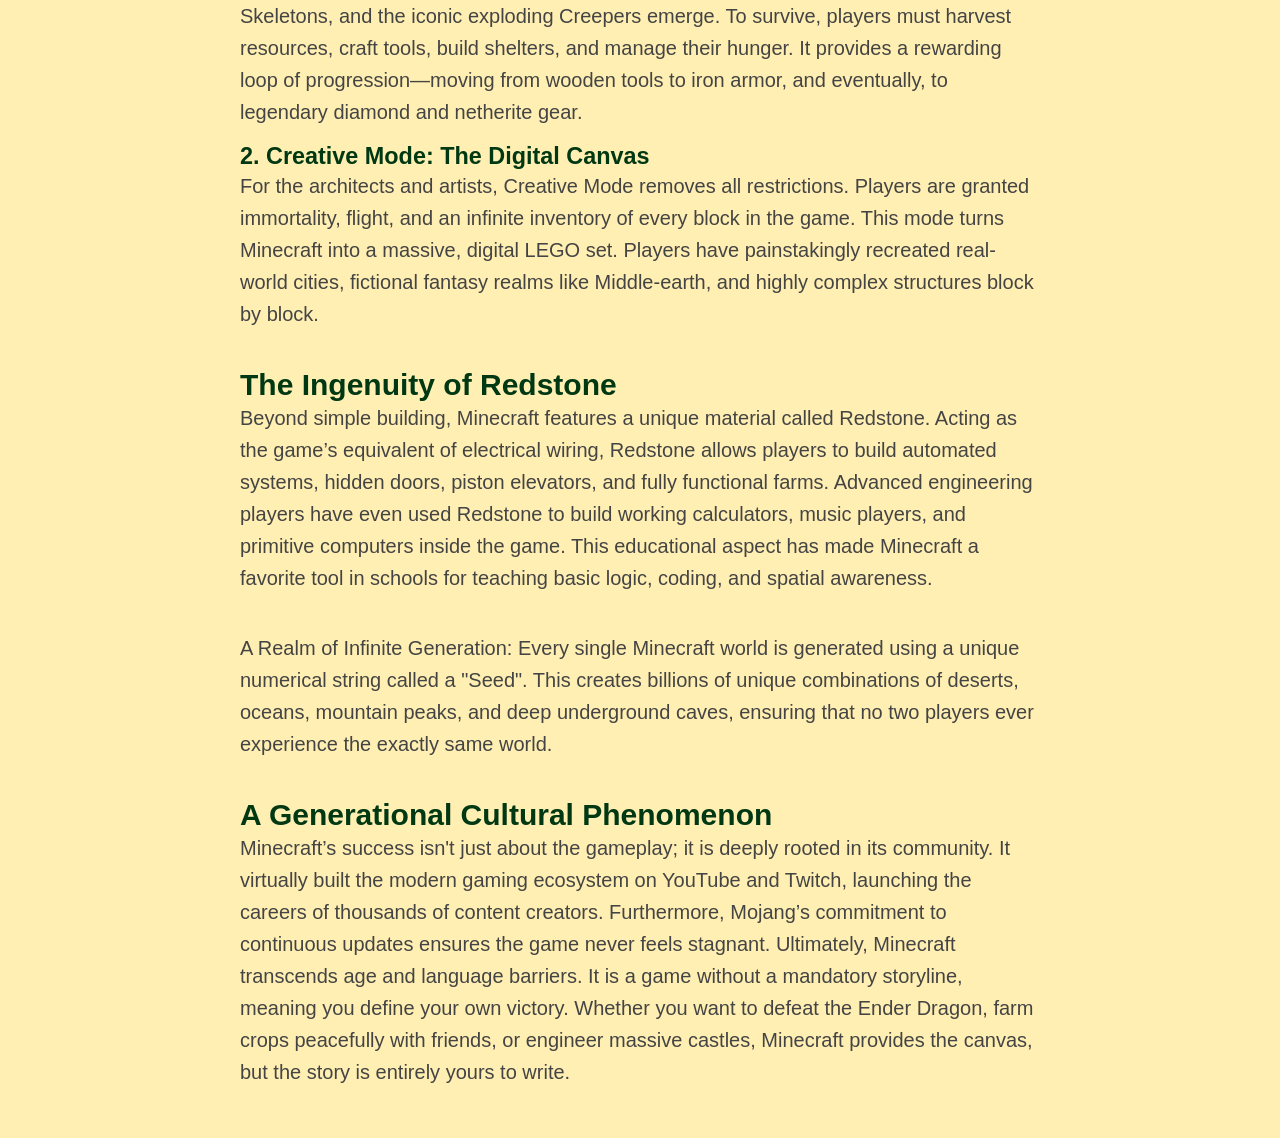
<file: page-8.html>
<!DOCTYPE html>
<html lang="bn">

<head>
    <meta charset="UTF-8">
    <meta name="viewport" content="width=device-width, initial-scale=1.0">
    <title>Minecraft APK Download</title>
    <link rel="stylesheet" href="page.css">
</head>

<body>

    <nav class="navbar">
        <div class="nav-content">
            <div class="logo">MCPE APK HUB</div>
            <a href="index.html" class="nav-btn">Home</a>
        </div>
    </nav>

    <main class="container">

        <div class="big-card">
            <div class="big-card-img">
                <img src="images/mcpe1.jpg" alt="Big 1:1 Image">
            </div>
            <div class="big-card-content">
                <h1 class="big-card-title">Download Minecraft PE 1.26.20 APK for Android</h1>
                <p class="big-card-desc">Download Minecraft PE 1.26.20 APK for Android — new bamboo blocks, improved mob
                    spawning, and enhanced performance on low-end devices.
                    Bamboo blocks can now be crafted into planks and slabs.
                    Mob spawning rates have been adjusted for better gameplay balance.
                    Performance optimizations implemented for smoother operation on lower-spec devices.</p>
                <a href="https://dl.mcpelife.com/minecraft-pe/1-26-20-4/minecraft-1.26.20.4-arm64-v8a.apk"
                    class="download-btn">Download APK</a>
            </div>
        </div>

        <div class="gallery-grid">
            <div class="image-16to9">
                <img src="images/mcpe2.webp" alt="16:9 Image 1">
            </div>
            <div class="image-16to9">
                <img src="images/mcpe3.webp" alt="16:9 Image 2">
            </div>
            <div class="image-16to9">
                <img src="images/mcpe4.webp" alt="16:9 Image 3">
            </div>
            <div class="image-16to9">
                <img src="images/mcpe5.webp" alt="16:9 Image 4">
            </div>
        </div>

        <article class="article-section">
            <h1>The Endless Sandbox: Why Minecraft Remains the Ultimate Game of Infinite Possibilities</h1>
            <p>In the fast-paced world of gaming, where cutting-edge graphics and hyper-realistic action rule the
                market, a blocky, retro-style game continues to dominate global leaderboards. Released over a decade ago
                by Markus "Notch" Persson and developed by Mojang, Minecraft has transformed from a simple indie project
                into the best-selling video game of all time. But what exactly keeps hundreds of millions of players
                worldwide hooked on a world made entirely of cubes?<br>
                The answer lies in its core philosophy: absolute freedom.</p><br>
            <h2>Two Worlds, One Game</h2>
            <p>Minecraft splits its experience primarily into two game modes, catering to completely different
                playstyles:</p><br>
            <h3>1. Survival Mode: The Ultimate Test</h3>
            <p>In Survival Mode, players are dropped into a randomly generated, infinite world with nothing but their
                bare hands. As the sun sets, dangerous creatures like Zombies, Skeletons, and the iconic exploding
                Creepers emerge. To survive, players must harvest resources, craft tools, build shelters, and manage
                their hunger. It provides a rewarding loop of progression—moving from wooden tools to iron armor, and
                eventually, to legendary diamond and netherite gear.</p>
            <h3>2. Creative Mode: The Digital Canvas</h3>
            <p>For the architects and artists, Creative Mode removes all restrictions. Players are granted immortality,
                flight, and an infinite inventory of every block in the game. This mode turns Minecraft into a massive,
                digital LEGO set. Players have painstakingly recreated real-world cities, fictional fantasy realms like
                Middle-earth, and highly complex structures block by block.</p><br>
            <h2>The Ingenuity of Redstone</h2>
            <p>Beyond simple building, Minecraft features a unique material called Redstone. Acting as the game’s
                equivalent of electrical wiring, Redstone allows players to build automated systems, hidden doors,
                piston elevators, and fully functional farms. Advanced engineering players have even used Redstone to
                build working calculators, music players, and primitive computers inside the game. This educational
                aspect has made Minecraft a favorite tool in schools for teaching basic logic, coding, and spatial
                awareness.</p><br>
            <p>A Realm of Infinite Generation: Every single Minecraft world is generated using a unique numerical string
                called a "Seed". This creates billions of unique combinations of deserts, oceans, mountain peaks, and
                deep underground caves, ensuring that no two players ever experience the exactly same world.</p><br>
            <h2>A Generational Cultural Phenomenon</h2>
            <p>Minecraft’s success isn't just about the gameplay; it is deeply rooted in its community. It virtually
                built the modern gaming ecosystem on YouTube and Twitch, launching the careers of thousands of content
                creators. Furthermore, Mojang’s commitment to continuous updates ensures the game never feels stagnant.

                Ultimately, Minecraft transcends age and language barriers. It is a game without a mandatory storyline,
                meaning you define your own victory. Whether you want to defeat the Ender Dragon, farm crops peacefully
                with friends, or engineer massive castles, Minecraft provides the canvas, but the story is entirely
                yours to write.</p>
        </article>

    </main>

</body>

</html>
</file>
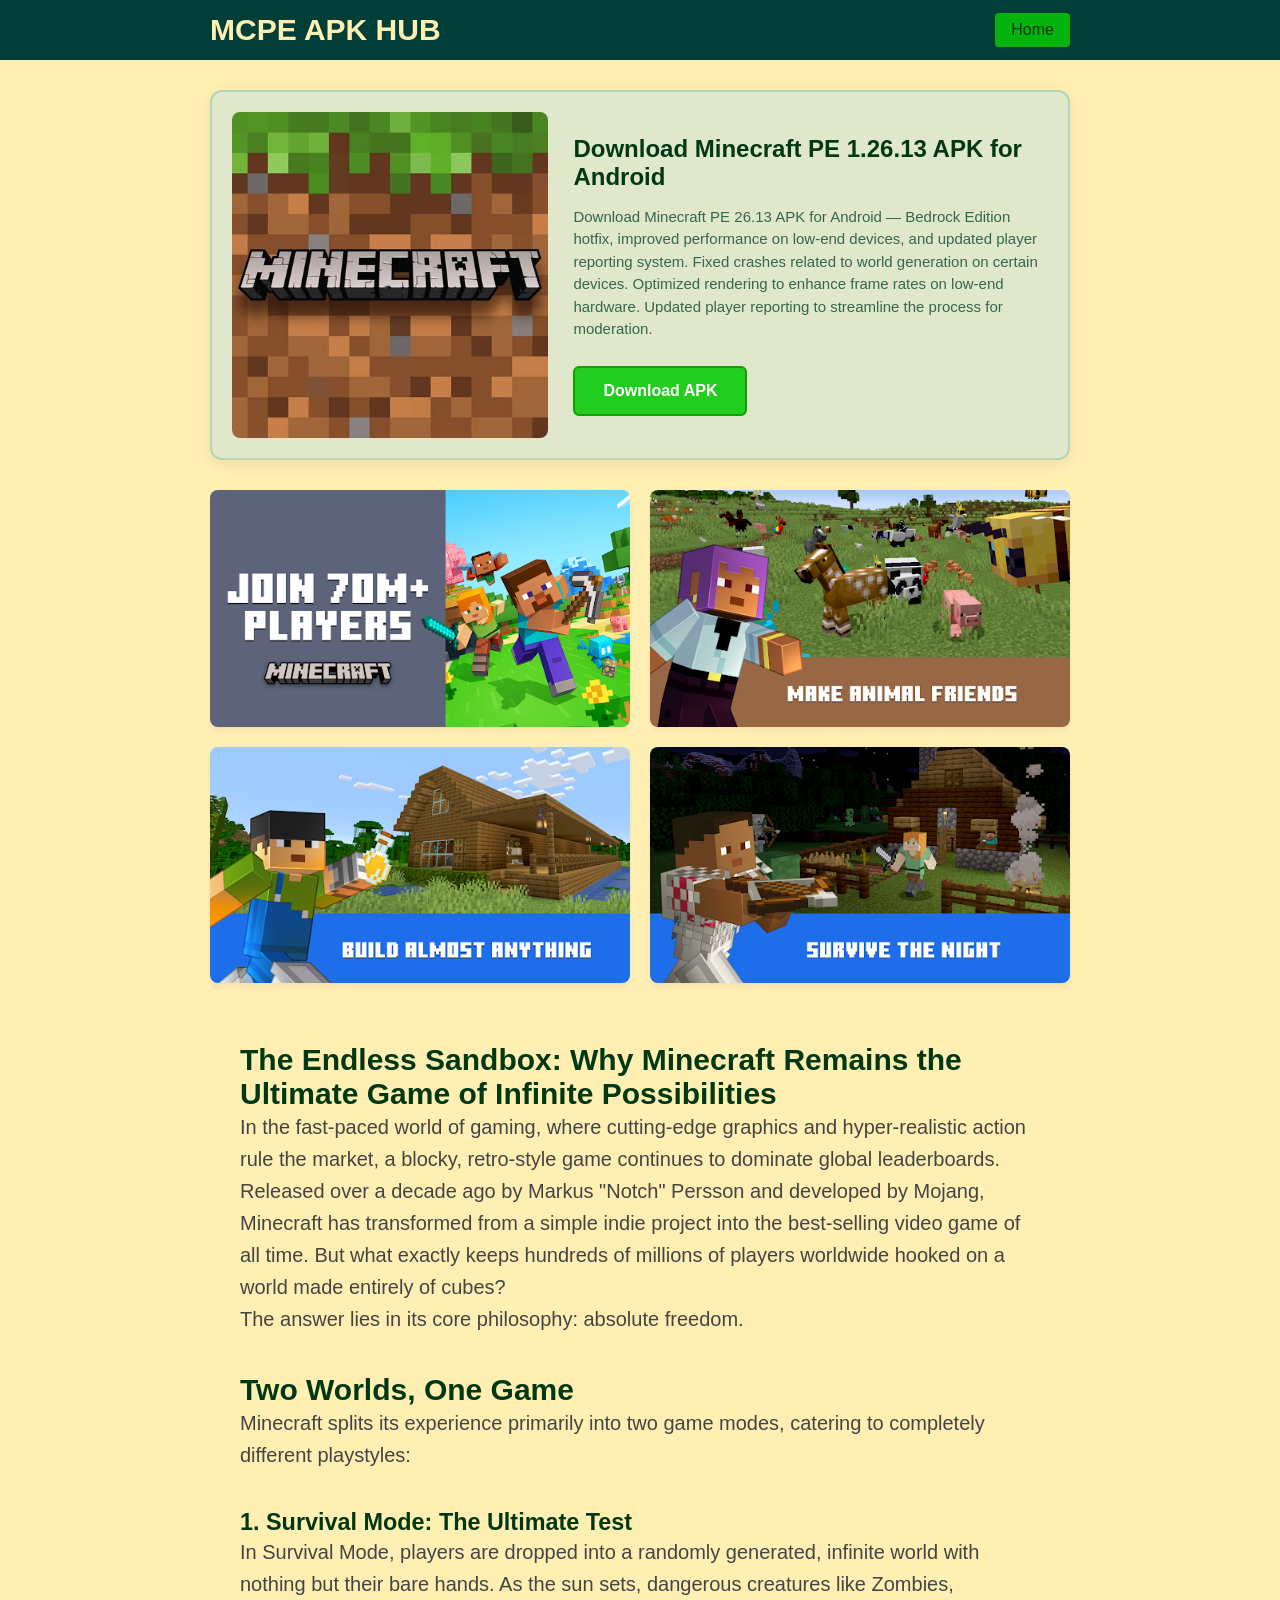
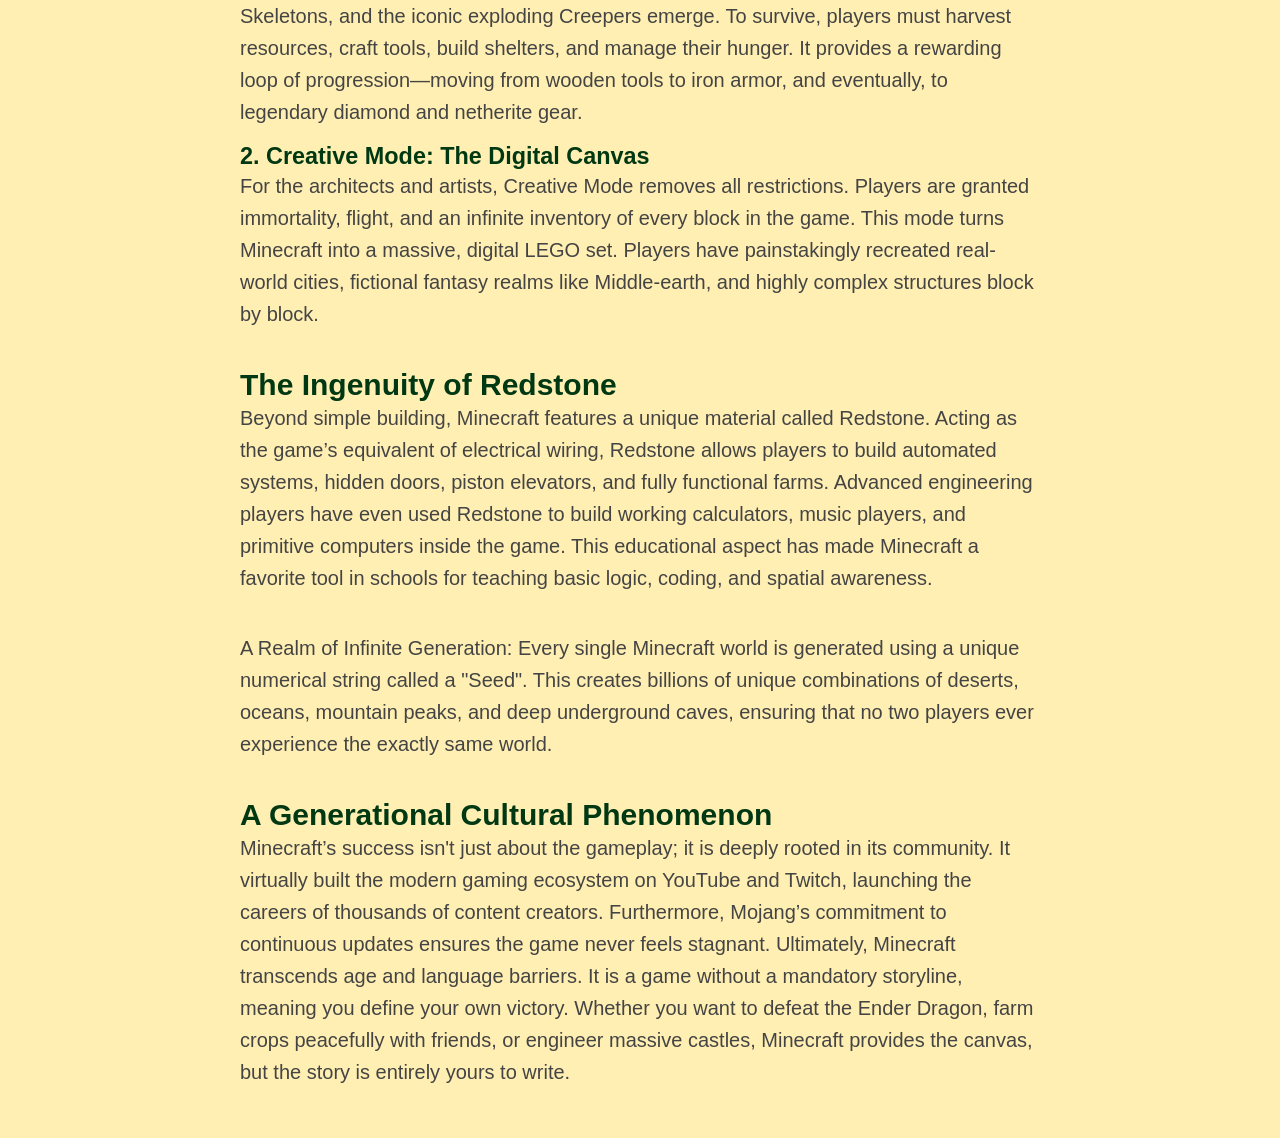
<file: page-9.html>
<!DOCTYPE html>
<html lang="bn">

<head>
    <meta charset="UTF-8">
    <meta name="viewport" content="width=device-width, initial-scale=1.0">
    <title>Minecraft APK Download</title>
    <link rel="stylesheet" href="page.css">
</head>

<body>

    <nav class="navbar">
        <div class="nav-content">
            <div class="logo">MCPE APK HUB</div>
            <a href="index.html" class="nav-btn">Home</a>
        </div>
    </nav>

    <main class="container">

        <div class="big-card">
            <div class="big-card-img">
                <img src="images/mcpe1.jpg" alt="Big 1:1 Image">
            </div>
            <div class="big-card-content">
                <h1 class="big-card-title">Download Minecraft PE 1.26.13 APK for Android</h1>
                <p class="big-card-desc">Download Minecraft PE 26.13 APK for Android — Bedrock Edition hotfix, improved
                    performance on low-end devices, and updated player reporting system.
                    Fixed crashes related to world generation on certain devices.
                    Optimized rendering to enhance frame rates on low-end hardware.
                    Updated player reporting to streamline the process for moderation.</p>
                <a href="https://dl.mcpelife.com/minecraft-pe/1-26-13-1/minecraft-1.26.13.1-arm64-v8a.apk"
                    class="download-btn">Download APK</a>
            </div>
        </div>

        <div class="gallery-grid">
            <div class="image-16to9">
                <img src="images/mcpe2.webp" alt="16:9 Image 1">
            </div>
            <div class="image-16to9">
                <img src="images/mcpe3.webp" alt="16:9 Image 2">
            </div>
            <div class="image-16to9">
                <img src="images/mcpe4.webp" alt="16:9 Image 3">
            </div>
            <div class="image-16to9">
                <img src="images/mcpe5.webp" alt="16:9 Image 4">
            </div>
        </div>

        <article class="article-section">
            <h1>The Endless Sandbox: Why Minecraft Remains the Ultimate Game of Infinite Possibilities</h1>
            <p>In the fast-paced world of gaming, where cutting-edge graphics and hyper-realistic action rule the
                market, a blocky, retro-style game continues to dominate global leaderboards. Released over a decade ago
                by Markus "Notch" Persson and developed by Mojang, Minecraft has transformed from a simple indie project
                into the best-selling video game of all time. But what exactly keeps hundreds of millions of players
                worldwide hooked on a world made entirely of cubes?<br>
                The answer lies in its core philosophy: absolute freedom.</p><br>
            <h2>Two Worlds, One Game</h2>
            <p>Minecraft splits its experience primarily into two game modes, catering to completely different
                playstyles:</p><br>
            <h3>1. Survival Mode: The Ultimate Test</h3>
            <p>In Survival Mode, players are dropped into a randomly generated, infinite world with nothing but their
                bare hands. As the sun sets, dangerous creatures like Zombies, Skeletons, and the iconic exploding
                Creepers emerge. To survive, players must harvest resources, craft tools, build shelters, and manage
                their hunger. It provides a rewarding loop of progression—moving from wooden tools to iron armor, and
                eventually, to legendary diamond and netherite gear.</p>
            <h3>2. Creative Mode: The Digital Canvas</h3>
            <p>For the architects and artists, Creative Mode removes all restrictions. Players are granted immortality,
                flight, and an infinite inventory of every block in the game. This mode turns Minecraft into a massive,
                digital LEGO set. Players have painstakingly recreated real-world cities, fictional fantasy realms like
                Middle-earth, and highly complex structures block by block.</p><br>
            <h2>The Ingenuity of Redstone</h2>
            <p>Beyond simple building, Minecraft features a unique material called Redstone. Acting as the game’s
                equivalent of electrical wiring, Redstone allows players to build automated systems, hidden doors,
                piston elevators, and fully functional farms. Advanced engineering players have even used Redstone to
                build working calculators, music players, and primitive computers inside the game. This educational
                aspect has made Minecraft a favorite tool in schools for teaching basic logic, coding, and spatial
                awareness.</p><br>
            <p>A Realm of Infinite Generation: Every single Minecraft world is generated using a unique numerical string
                called a "Seed". This creates billions of unique combinations of deserts, oceans, mountain peaks, and
                deep underground caves, ensuring that no two players ever experience the exactly same world.</p><br>
            <h2>A Generational Cultural Phenomenon</h2>
            <p>Minecraft’s success isn't just about the gameplay; it is deeply rooted in its community. It virtually
                built the modern gaming ecosystem on YouTube and Twitch, launching the careers of thousands of content
                creators. Furthermore, Mojang’s commitment to continuous updates ensures the game never feels stagnant.

                Ultimately, Minecraft transcends age and language barriers. It is a game without a mandatory storyline,
                meaning you define your own victory. Whether you want to defeat the Ender Dragon, farm crops peacefully
                with friends, or engineer massive castles, Minecraft provides the canvas, but the story is entirely
                yours to write.</p>
        </article>

    </main>

</body>

</html>
</file>
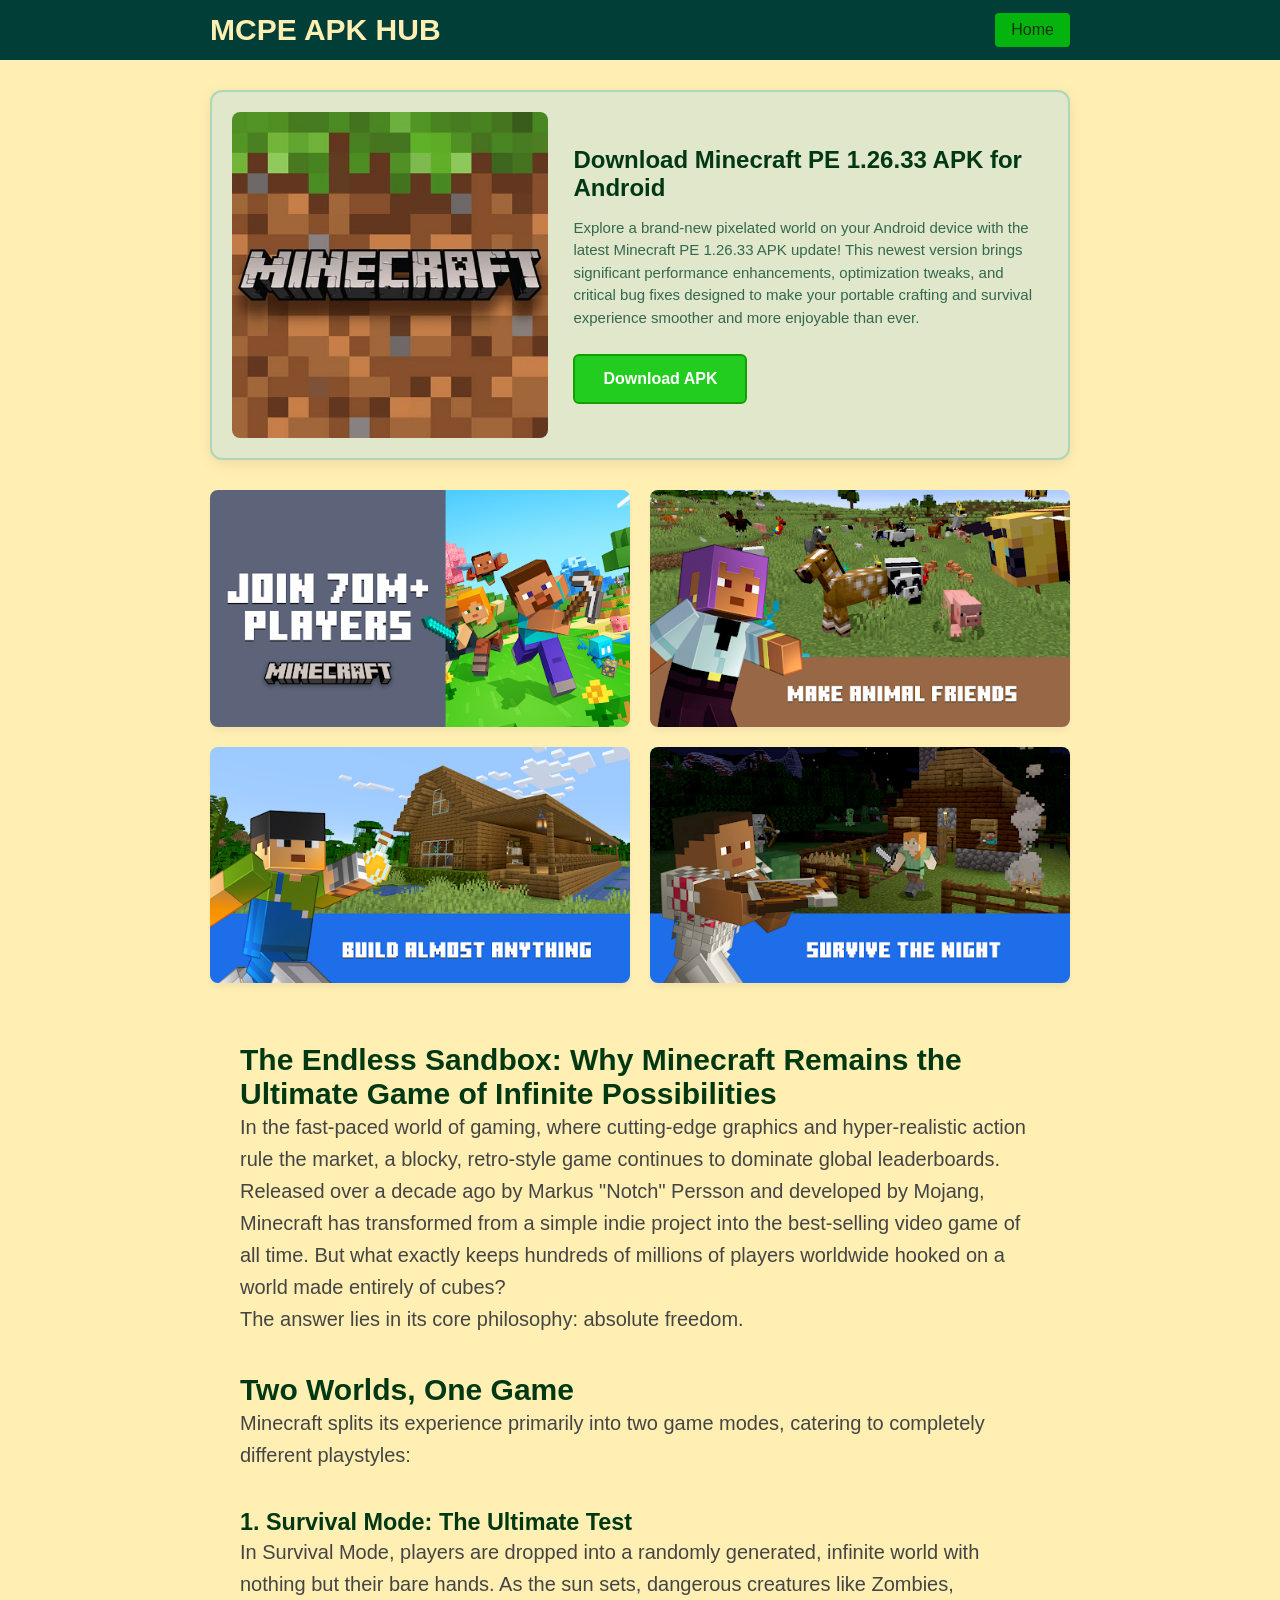
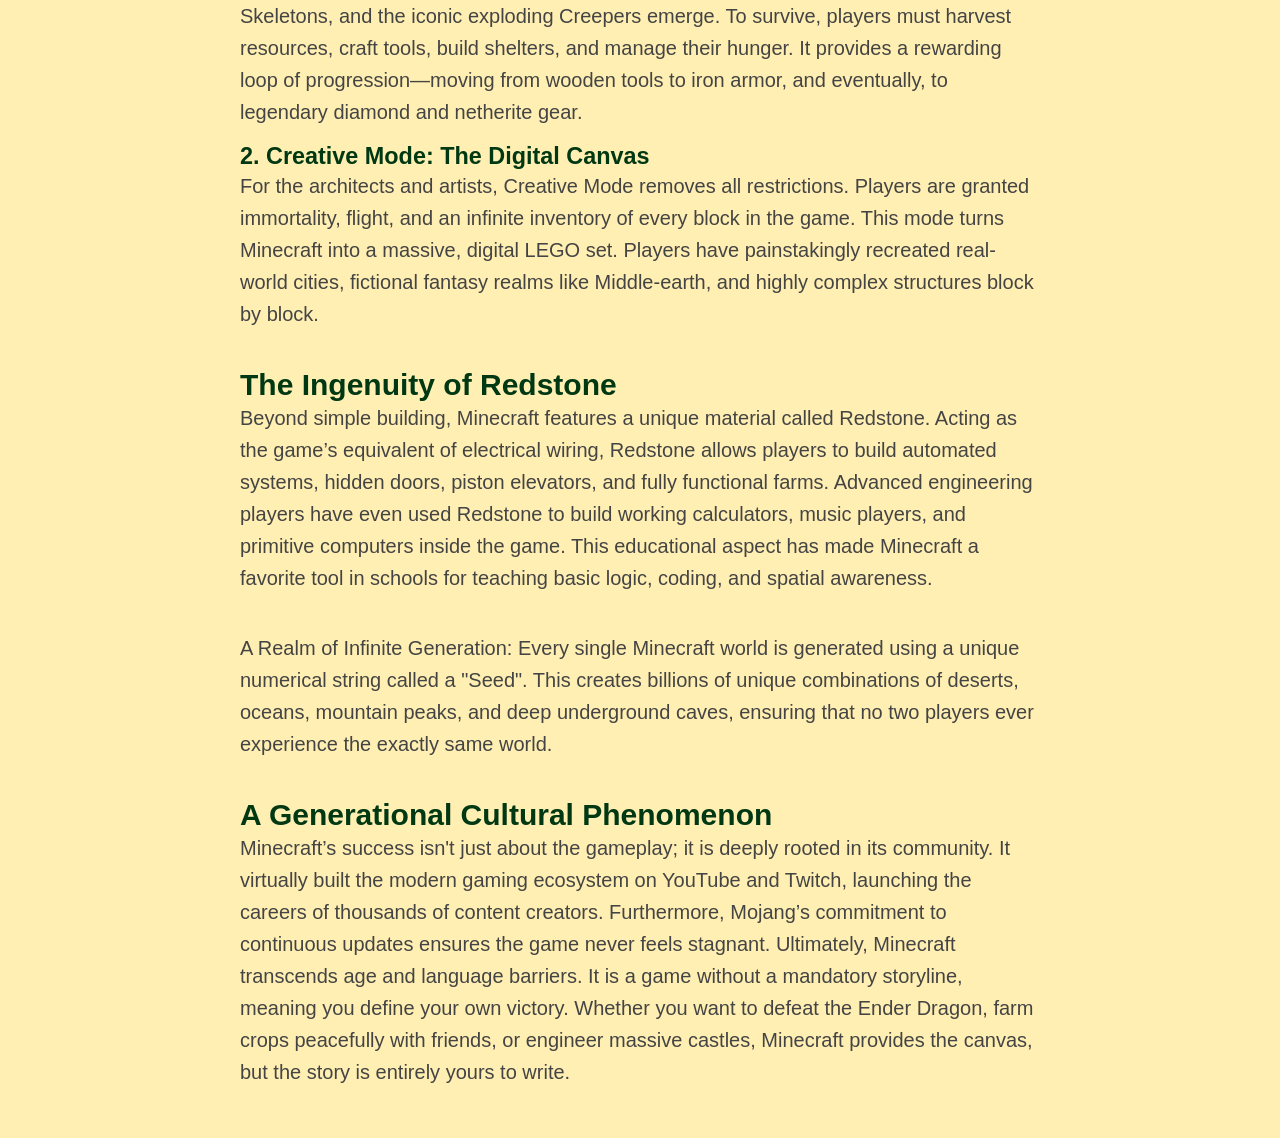
<file: page.html>
<!DOCTYPE html>
<html lang="bn">
<head>
    <meta charset="UTF-8">
    <meta name="viewport" content="width=device-width, initial-scale=1.0">
    <title>Details & Download Page</title>
    <link rel="stylesheet" href="page.css">
</head>
<body>

    <nav class="navbar">
        <div class="nav-content">
            <div class="logo">MCPE APK HUB</div>
            <a href="index.html" class="nav-btn">Home</a>
        </div>
    </nav>

    <main class="container">
        
        <div class="big-card">
            <div class="big-card-img">
                <img src="images/mcpe1.jpg" alt="Big 1:1 Image">
            </div>
            <div class="big-card-content">
                <h1 class="big-card-title">Download Minecraft PE 1.26.33 APK for Android</h1>
                <p class="big-card-desc">Explore a brand-new pixelated world on your Android device with the latest Minecraft PE 1.26.33 APK update! This newest version brings significant performance enhancements, optimization tweaks, and critical bug fixes designed to make your portable crafting and survival experience smoother and more enjoyable than ever.</p>
                <a href="https://dl.mcpelife.com/minecraft-pe/26-33/minecraft-26-33-01.apk" class="download-btn">Download APK</a>
            </div>
        </div>

        <div class="gallery-grid">
            <div class="image-16to9">
                <img src="images/mcpe2.webp" alt="16:9 Image 1">
            </div>
            <div class="image-16to9">
                <img src="images/mcpe3.webp" alt="16:9 Image 2">
            </div>
            <div class="image-16to9">
                <img src="images/mcpe4.webp" alt="16:9 Image 3">
            </div>
            <div class="image-16to9">
                <img src="images/mcpe5.webp" alt="16:9 Image 4">
            </div>
        </div>

        <article class="article-section">
            <h1>The Endless Sandbox: Why Minecraft Remains the Ultimate Game of Infinite Possibilities</h1>
            <p>In the fast-paced world of gaming, where cutting-edge graphics and hyper-realistic action rule the
                market, a blocky, retro-style game continues to dominate global leaderboards. Released over a decade ago
                by Markus "Notch" Persson and developed by Mojang, Minecraft has transformed from a simple indie project
                into the best-selling video game of all time. But what exactly keeps hundreds of millions of players
                worldwide hooked on a world made entirely of cubes?<br>
                The answer lies in its core philosophy: absolute freedom.</p><br>
            <h2>Two Worlds, One Game</h2>
            <p>Minecraft splits its experience primarily into two game modes, catering to completely different
                playstyles:</p><br>
            <h3>1. Survival Mode: The Ultimate Test</h3>
            <p>In Survival Mode, players are dropped into a randomly generated, infinite world with nothing but their
                bare hands. As the sun sets, dangerous creatures like Zombies, Skeletons, and the iconic exploding
                Creepers emerge. To survive, players must harvest resources, craft tools, build shelters, and manage
                their hunger. It provides a rewarding loop of progression—moving from wooden tools to iron armor, and
                eventually, to legendary diamond and netherite gear.</p>
            <h3>2. Creative Mode: The Digital Canvas</h3>
            <p>For the architects and artists, Creative Mode removes all restrictions. Players are granted immortality,
                flight, and an infinite inventory of every block in the game. This mode turns Minecraft into a massive,
                digital LEGO set. Players have painstakingly recreated real-world cities, fictional fantasy realms like
                Middle-earth, and highly complex structures block by block.</p><br>
            <h2>The Ingenuity of Redstone</h2>
            <p>Beyond simple building, Minecraft features a unique material called Redstone. Acting as the game’s
                equivalent of electrical wiring, Redstone allows players to build automated systems, hidden doors,
                piston elevators, and fully functional farms. Advanced engineering players have even used Redstone to
                build working calculators, music players, and primitive computers inside the game. This educational
                aspect has made Minecraft a favorite tool in schools for teaching basic logic, coding, and spatial
                awareness.</p><br>
            <p>A Realm of Infinite Generation: Every single Minecraft world is generated using a unique numerical string
                called a "Seed". This creates billions of unique combinations of deserts, oceans, mountain peaks, and
                deep underground caves, ensuring that no two players ever experience the exactly same world.</p><br>
            <h2>A Generational Cultural Phenomenon</h2>
            <p>Minecraft’s success isn't just about the gameplay; it is deeply rooted in its community. It virtually
                built the modern gaming ecosystem on YouTube and Twitch, launching the careers of thousands of content
                creators. Furthermore, Mojang’s commitment to continuous updates ensures the game never feels stagnant.

                Ultimately, Minecraft transcends age and language barriers. It is a game without a mandatory storyline,
                meaning you define your own victory. Whether you want to defeat the Ender Dragon, farm crops peacefully
                with friends, or engineer massive castles, Minecraft provides the canvas, but the story is entirely
                yours to write.</p>
        </article>

    </main>

</body>
</html>
</file>
<file: page.css>
* {
            margin: 0;
            padding: 0;
            box-sizing: border-box;
            font-family: 'Segoe UI', Tahoma, Geneva, Verdana, sans-serif;
        }

        body {
            background-color: #FFEFB3;
            color: #003813;
            padding-top: 70px;
        }

        .container {
            max-width: 900px;
            margin: 0 auto;
            padding: 20px;
        }

        .navbar {
            position: fixed;
            top: 0;
            left: 0;
            width: 100%;
            height: 60px;
            background-color: #013E37;
            color: #FFEFB3;
            display: flex;
            justify-content: center;
            align-items: center;
            z-index: 1000;
        }

        .nav-content {
            width: 100%;
            max-width: 900px;
            display: flex;
            justify-content: space-between;
            align-items: center;
            padding: 0 20px;
        }

        .logo {
            font-size: 30px;
            font-weight: bold;
            color: #FFEFB3;
        }

        .nav-btn {
            background-color: #05b30e;
            color: rgb(17, 54, 9);
            text-decoration: none;
            padding: 8px 16px;
            border-radius: 4px;
            font-weight: 500;
        }

        .nav-btn:hover {
            border-radius: 100px;
        }

        .big-card {
            background: #e0e7cb;
            border: 2px solid rgba(11, 155, 112, 0.226);
            border-radius: 12px;
            box-shadow: 0 4px 15px rgba(0,0,0,0.08);
            display: flex;
            margin-bottom: 30px;
            padding: 20px;
            gap: 25px;
            align-items: center;
        }

        .big-card-img {
            width: 40%;
            position: relative;
            padding-top: 40%;
            background-color: #f0f0f0;
            border-radius: 8px;
            overflow: hidden;
        }

        .big-card-img img {
            position: absolute;
            top: 0;
            left: 0;
            width: 100%;
            height: 100%;
            object-fit: cover;
        }

        .big-card-content {
            width: 60%;
            display: flex;
            flex-direction: column;
            justify-content: center;
        }

        .big-card-title {
            font-size: 24px;
            margin-bottom: 15px;
            font-weight: 700;
        }

        .big-card-desc {
            font-size: 15px;
            color: #004229c5;
            margin-bottom: 25px;
            line-height: 1.5;
        }

        .download-btn {
            display: inline-block;
            text-align: center;
            background-color: #01c901d7;
            border: 2px solid rgb(19, 160, 0);
            color: white;
            text-decoration: none;
            padding: 14px 28px;
            border-radius: 6px;
            font-size: 16px;
            font-weight: bold;
            align-self: flex-start;
        }

        .download-btn:hover {
            border-radius: 100px;
        }

        .gallery-grid {
            display: grid;
            grid-template-columns: repeat(2, 1fr);
            gap: 20px;
            margin-bottom: 30px;
        }

        .image-16to9 {
            width: 100%;
            position: relative;
            padding-top: 56.25%;
            background-color: #e0e0e0;
            border-radius: 8px;
            overflow: hidden;
            box-shadow: 0 4px 6px rgba(0,0,0,0.05);
        }

        .image-16to9 img {
            position: absolute;
            top: 0;
            left: 0;
            width: 100%;
            height: 100%;
            object-fit: cover;
        }


        .article-section {
            background: #ffffff00;
            padding: 30px;
            border-radius: 12px;
            font-size: 20px;
        }

        .article-section p {
            font-size: 20px;
            line-height: 1.6;
            color: #444;
            margin-bottom: 15px;
        }

        .article-section p:last-child {
            margin-bottom: 0;
        }

        @media (max-width: 768px) {
            .big-card {
                flex-direction: column;
                padding: 15px;
                gap: 15px;
            }

            .big-card-img {
                width: 100%;
                padding-top: 100%;
            }

            .big-card-content {
                width: 100%;
            }

            .big-card p {
                display: none;
            }

            .download-btn {
                display: block;
                align-self: stretch;
            }

            .gallery-grid {
                grid-template-columns: repeat(1, 1fr);
                gap: 15px;
            }
        }
</file>
